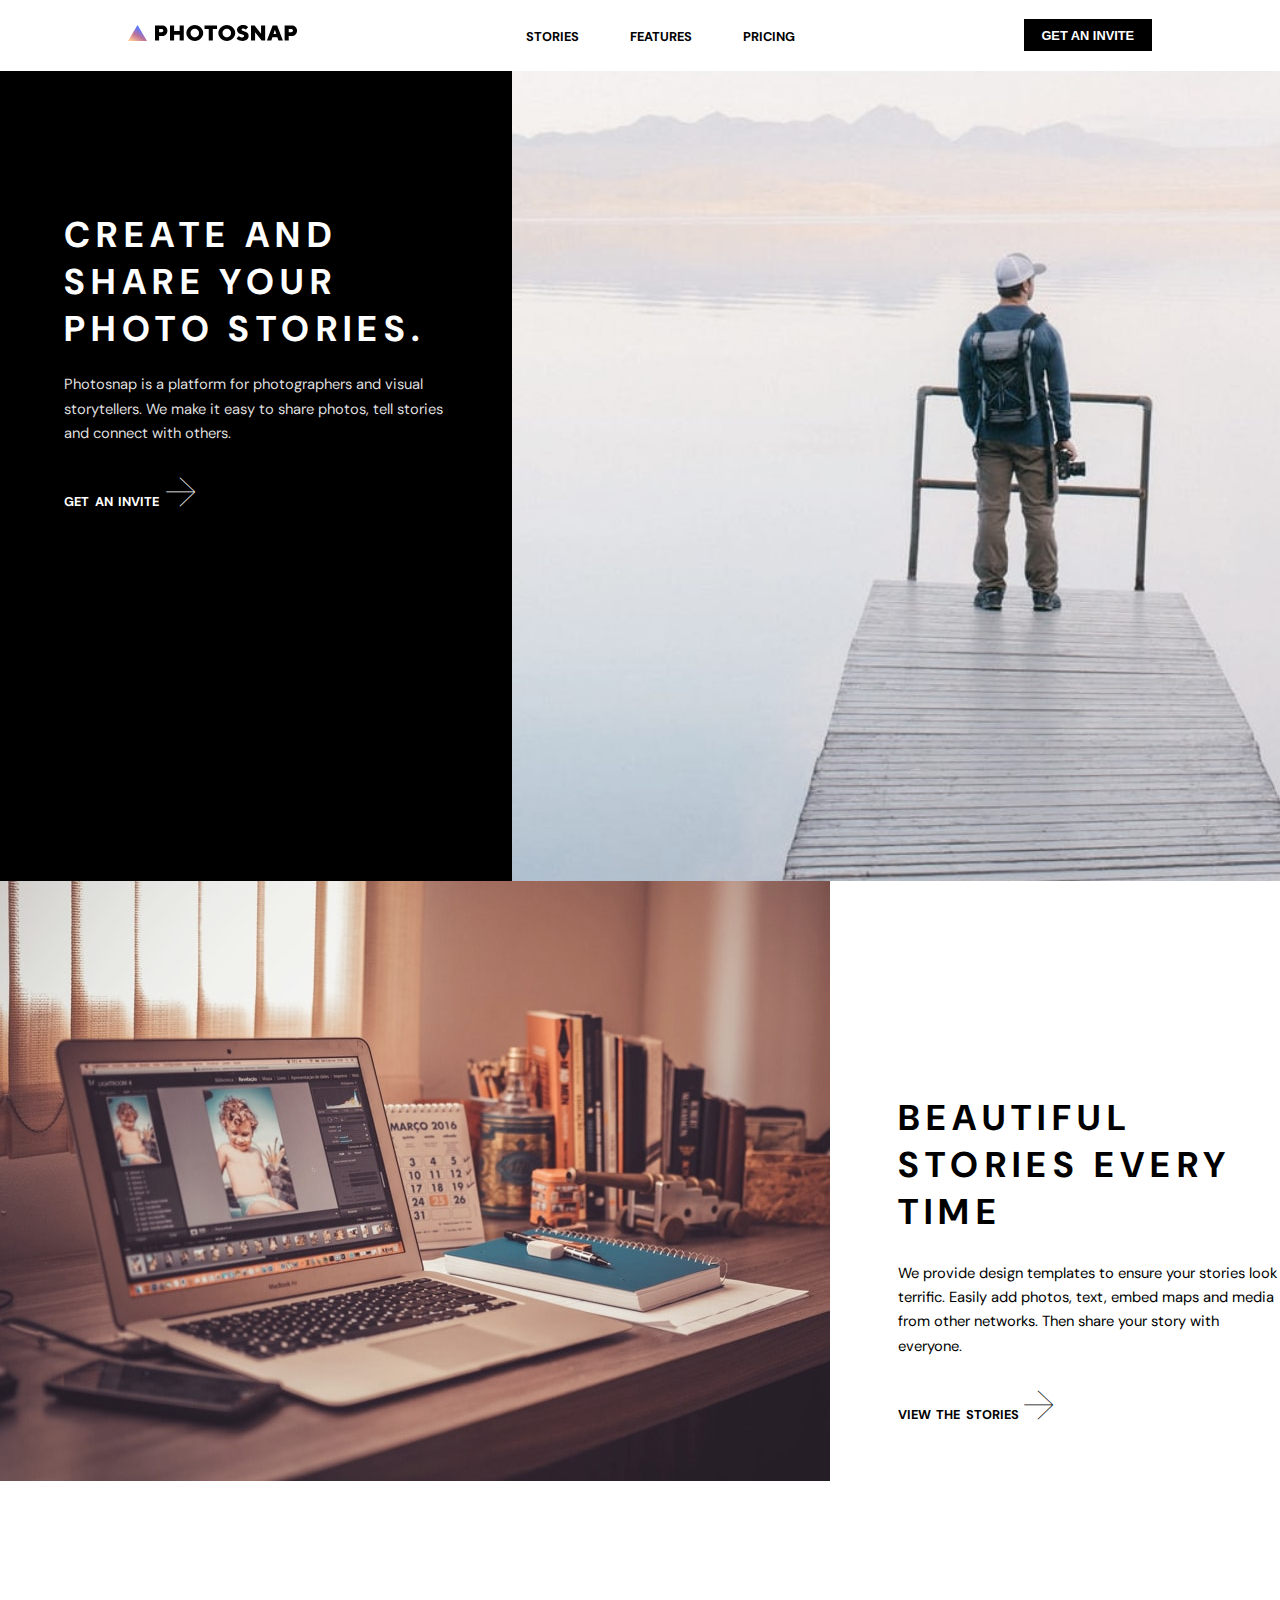
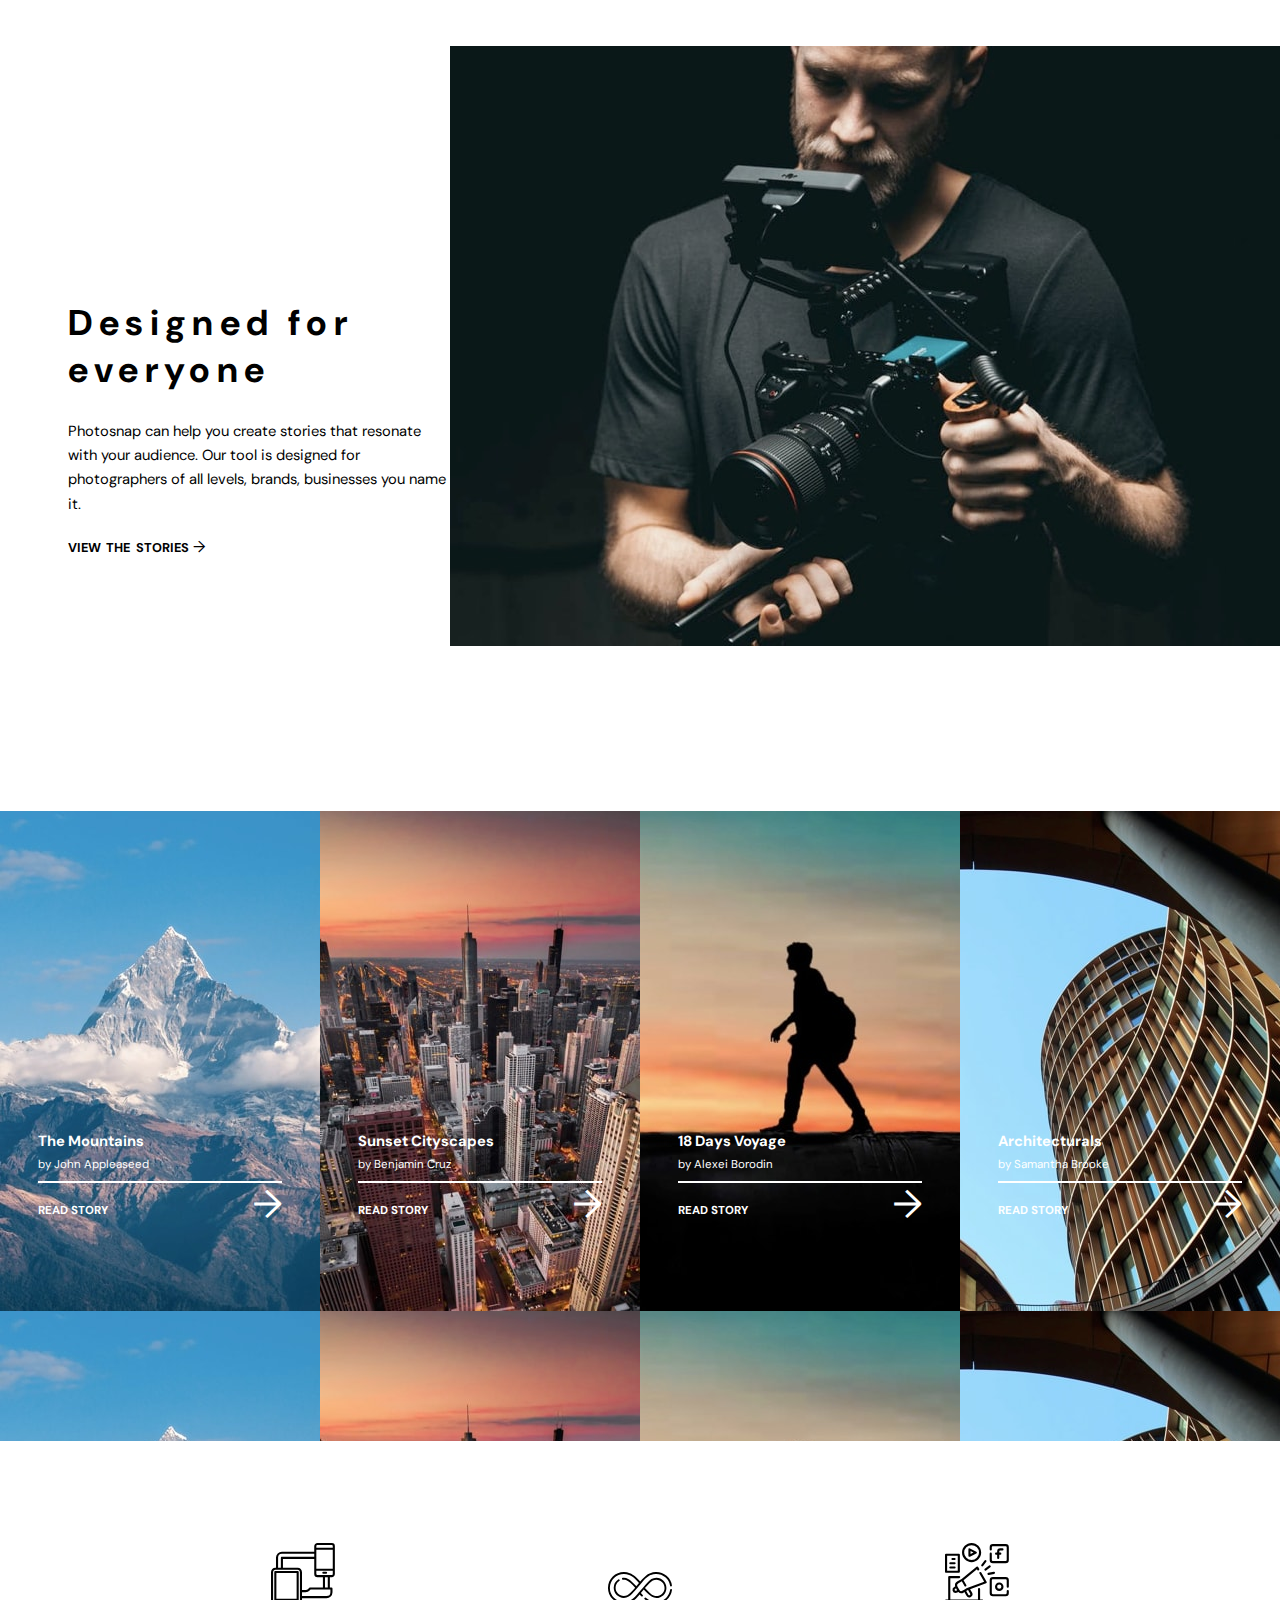
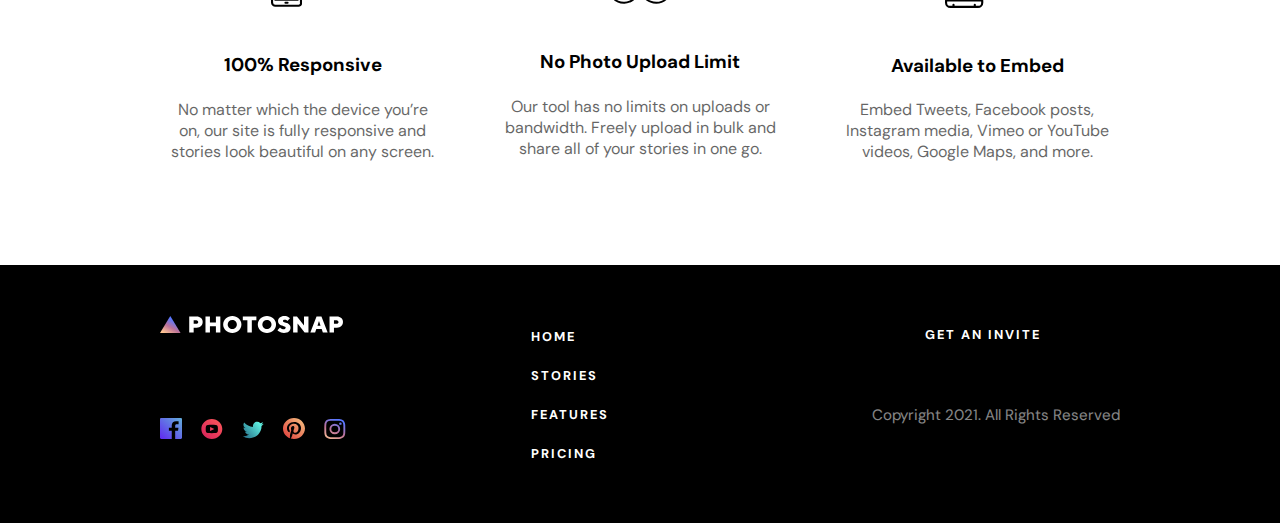
<file: index.html>
<!DOCTYPE html>
<html lang="en">
<head>
    <meta charset="UTF-8">
    <meta http-equiv="X-UA-Compatible" content="IE=edge">
    <meta name="viewport" content="width=device-width, initial-scale=1.0">
    <title>Photosnap</title>
    <link rel="stylesheet" href="./css/style.css">
</head>
<body>

    <header>
        <div class="navbar">
            <div class="logo">
                <img src="./images/shared/desktop/logo.svg" alt="">
            </div>
            <ul class="nav_links">
                <li><a href="">Stories</a></li>
                <li><a href="">Features</a></li>
                <li><a href="">Pricing</a></li>
            </ul>
            <div class="nav_button">
                <button>Get an invite</button>
            </div>
        </div>
    </header>

    <section class="col1">
        <div class="first_content">
            <div class="first_col1">
                <h1>CREATE AND SHARE YOUR PHOTO STORIES.</h1>
                <p>Photosnap is a platform for photographers and visual storytellers. We make it easy to share photos, tell stories and
                    connect with others.</p>
                <a href="">GET AN INVITE </a>
                <span class="arrow">&#8594;</span>
            </div>
        </div>

        <div class="first_image">
            <picture>
                <source media="(max-width:350px)" srcset="./images/home/mobile/create-and-share.jpg">

                <source media="(max-width:650px)" srcset="./images/home/tablet/create-and-share.jpg">

                <img src="./images/home/desktop/create-and-share.jpg" alt="Flowers" style="width:auto;">
            </picture>
        </div>
    </section>

    <section class="col2">
        <div class="image_container">
            <picture>
                <source media="(max-width:350px)" srcset="./images/home/mobile/beautiful-stories.jpg">
            
                <source media="(max-width:650px)" srcset="images/home/tablet/beautiful-stories.jpg">
            
                <img src="./images/home/desktop/beautiful-stories.jpg" alt="Flowers" style="width:auto;">
            </picture>
        </div>
        <div class="second_content">
            <div class="second_text">
                <h1>BEAUTIFUL STORIES EVERY TIME</h1>
                <p>We provide design templates to ensure your stories look terrific. Easily add photos, text, embed maps and media from
                other networks. Then share your story with everyone.</p>
                <a href="">VIEW THE STORIES</a>
                <span class="arrow">&#8594;</span>
            </div>
        </div>
    </section>

    <section class="col3">
        <div class="third_content">
            <div class="third_text">
                <h1>Designed for everyone</h1>
                <p>Photosnap can help you create stories that resonate with your audience. Our tool is designed for photographers of all
                levels, brands, businesses you name it.</p>
                <a href="">VIEW THE STORIES</a>
                <span class="arrow">&#8594;</span>
            </div>
        </div>
        <div class="image_third">
            <picture>
                <source media="(max-width:350px)" srcset="./images/home/mobile/designed-for-everyone.jpg">
        
                <source media="(max-width:650px)" srcset="./images/home/tablet/designed-for-everyone.jpg">
        
                <img src="./images/home/desktop/designed-for-everyone.jpg" alt="Flowers" style="width:auto;">
            </picture>
        </div>
    </section>

    <section class="gallery">
        <div class="gallery_image">
            <div class="gallery2 gallery_img">
                <div class="gallery_text">
                    <h4>The Mountains</h4>
                    <p>by John Appleaseed</p>
                    <hr>
                    <div class="inner_text">
                        <a href="">read story</a>
                        <span class="arrow">&#8594;</span>
                    </div>
                </div>
            </div>
            <div class="gallery3 gallery_img">
                <div class="gallery_text">
                    <h4>Sunset Cityscapes</h4>
                    <p>by Benjamin Cruz</p>
                    <hr>
                    <div class="inner_text">
                        <a href="">read story</a>
                        <span class="arrow">&#8594;</span>
                    </div>
                </div>
            </div>
            <div class="gallery4 gallery_img">
                <div class="gallery_text">
                    <h4>18 Days Voyage</h4>
                    <p>by Alexei Borodin</p>
                    <hr>
                    <div class="inner_text">
                        <a href="">read story</a>
                        <span class="arrow">&#8594;</span>
                    </div>
                </div>
            </div>
            <div class="gallery5 gallery_img">
                <div class="gallery_text">
                    <h4>Architecturals</h4>
                    <p>by Samantha Brooke</p>
                    <hr>
                    <div class="inner_text">
                        <a href="">read story</a>
                        <span class="arrow">&#8594;</span>
                    </div>
                </div>
            </div>
        </div>
    </section>

    <section class="features">
        <div class="features_content">
            <div class="features1 features_container">
                <img src="./images/features/desktop/responsive.svg" alt="">
                <h3>100% Responsive</h3>
                <p>No matter which the device you’re on, our site is fully responsive and stories look beautiful on any screen.</p>
            </div>

            <div class="features2 features_container">
                <img src="./images/features/desktop/no-limit.svg" alt="">
                <h3>No Photo Upload Limit</h3>
                <p>Our tool has no limits on uploads or bandwidth. Freely upload in bulk and share all of your stories in one go.</p>
            </div>

            <div class="features3 features_container">
                <img src="./images/features/desktop/embed.svg" alt="">
                <h3>Available to Embed</h3>
                <p>Embed Tweets, Facebook posts, Instagram media, Vimeo or YouTube videos, Google Maps, and more.</p>
            </div>

        </div>
    </section>

    <footer>
        <div class="container">
            <div class="footer_grid">
                <a href="./index.html" class="footer__logo">
                    <img src="images/shared/desktop/logo copy.svg" alt="">
                </a>
    
                <div class="footer__social">
                    <a href="">
                        <img src="images/shared/desktop/facebook.svg" alt="facebook">
                    </a>
                    <a href="">
                        <img src="images/shared/desktop/youtube.svg" alt="youtube">
                    </a>
                    <a href="">
                        <img src="images/shared/desktop/twitter.svg" alt="twitter">
                    </a>
                    <a href="">
                        <img src="images/shared/desktop/pinterest.svg" alt="pinterest">
                    </a>
                    <a href="">
                        <img src="images/shared/desktop/instagram.svg" alt="instagram">
                    </a>
                </div>
    
                <nav class="footer__navigation">
                    <ul class="flex">
                        <li class="footer_text">
                            <a href="index.html">HOME</a>
                        </li>
                        <li class="footer_text">
                            <a href="html/Stories/stories.html">STORIES</a>
                        </li>
                        <li class="footer_text">
                            <a href="html/Feature/feature.html">FEATURES</a>
                        </li>
                        <li class="footer_text">
                            <a href="html/Pricing/pricing.html">PRICING</a>
                        </li>
                    </ul>
                </nav>
    
                <a href="#" class="footer_btn">
                    get an invite
                    <svg xmlns="http://www.w3.org/2000/svg" width="50px" height="14px">
                        <g fill="none" fill-rule="evenodd" stroke="#000">
                            <path d="M0 7h41.864M35.428 1l6 6-6 6" />
                        </g>
                    </svg>
                </a>
    
                <p class="footer_desc">
                    Copyright 2021. All Rights Reserved
                </p>
            </div>
        </div>
    </footer>
    
</body>
</html>
</file>
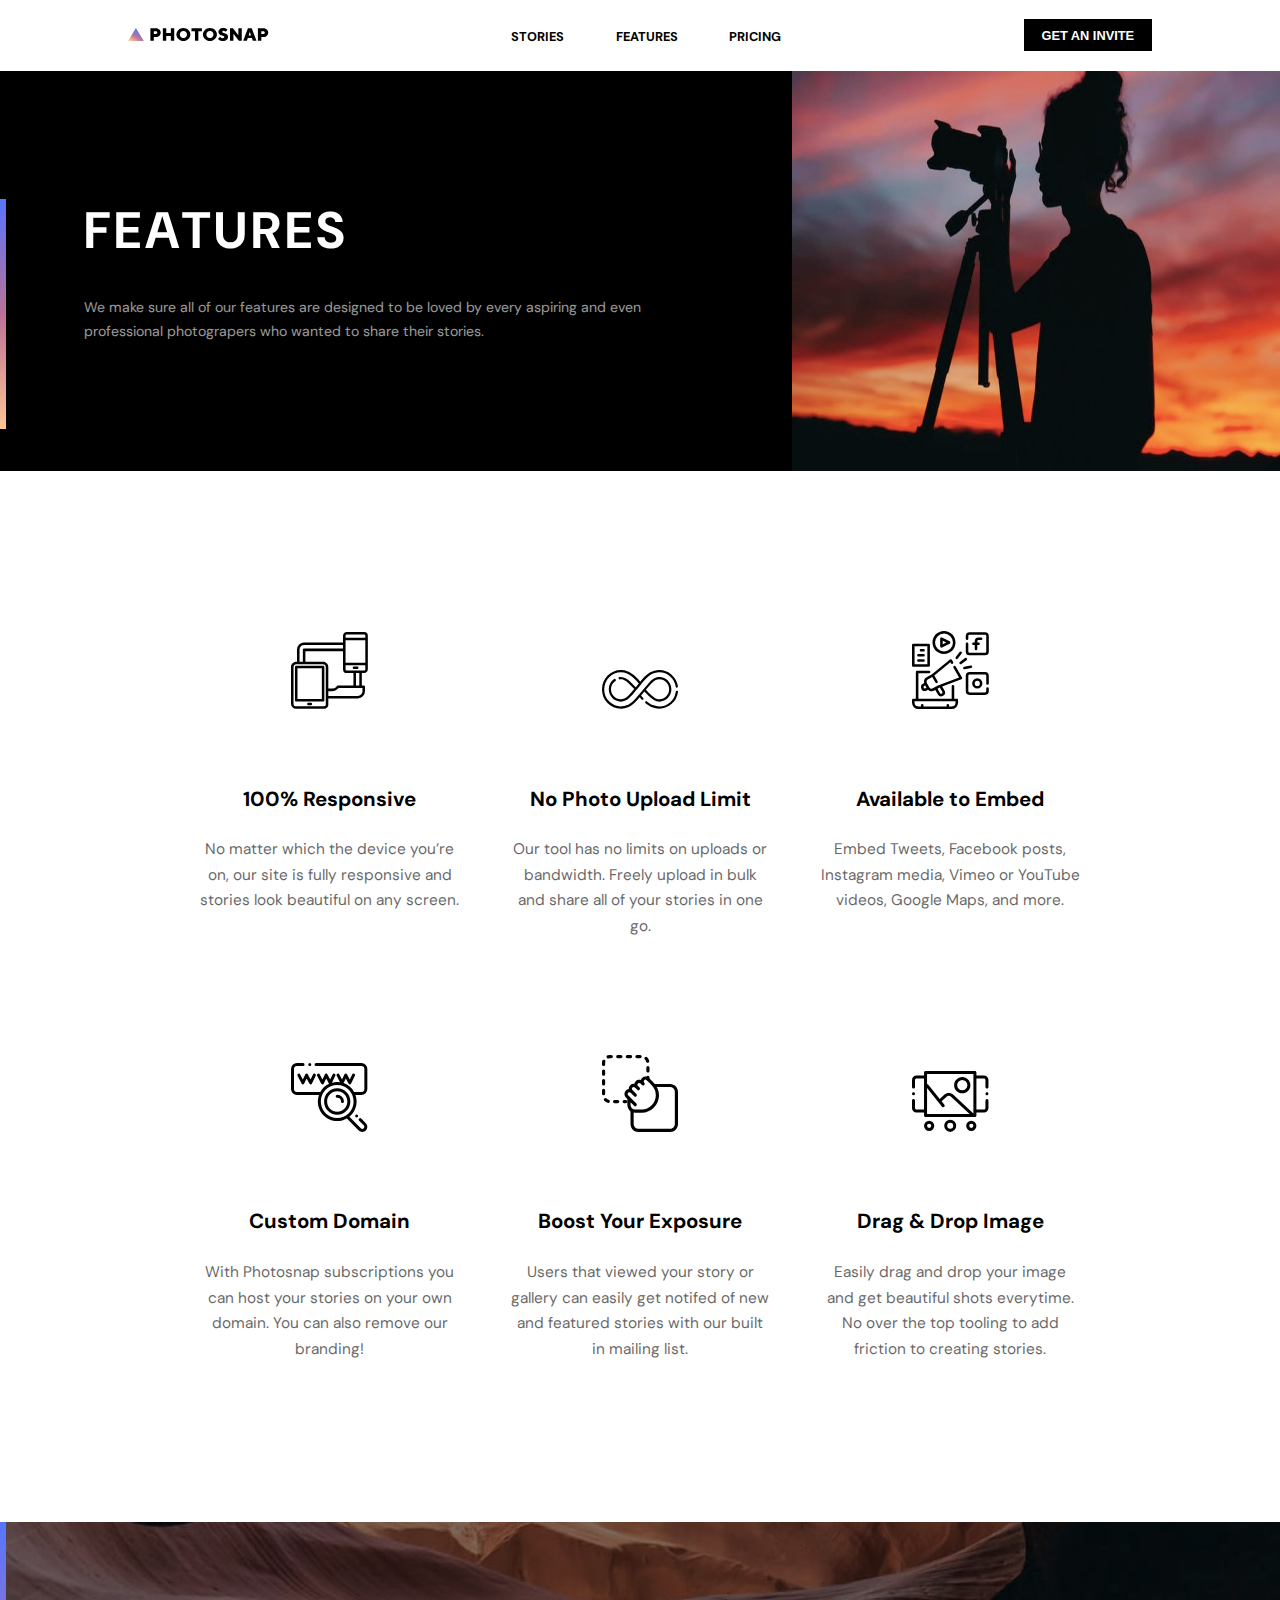
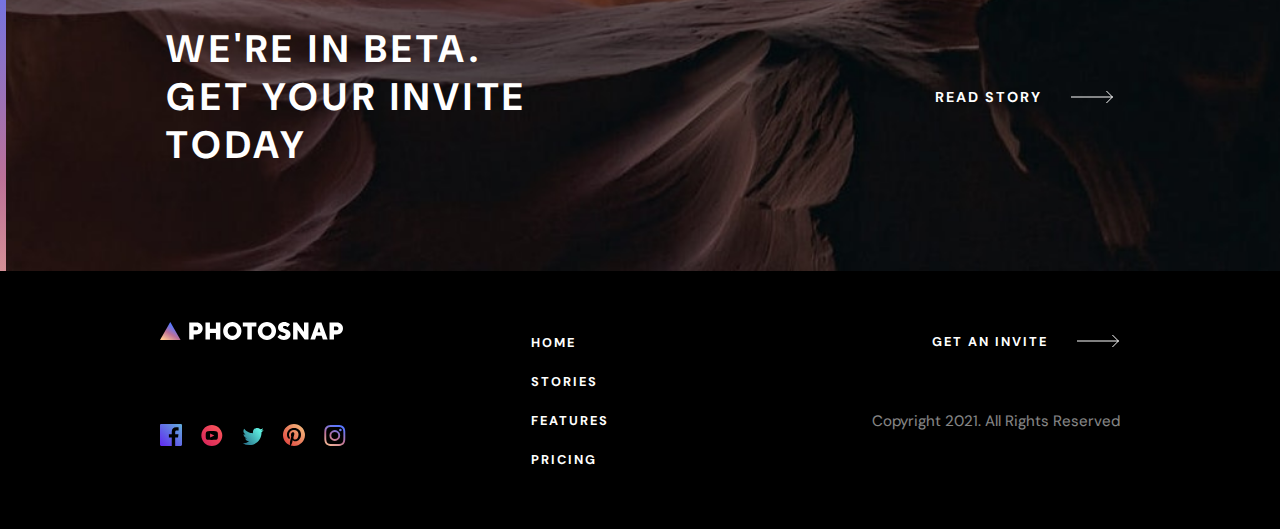
<file: html/Feature/feature.html>
<!DOCTYPE html>
<html lang="en">
<head>
    <meta charset="UTF-8">
    <meta http-equiv="X-UA-Compatible" content="IE=edge">
    <meta name="viewport" content="width=device-width, initial-scale=1.0">
    <title>Photosnap | Features</title>
    <link rel="stylesheet" href="feature.css">
</head>
<body>

    <header>
        <div class="navbar">
            <div class="logo">
                <a href="../../index.html">
                    <img src="../../images/shared/desktop/logo.svg" alt="">
                </a>
            </div>
            <ul class="nav_links">
                <li><a href="../Stories/stories.html">Stories</a></li>
                <li><a href="../Feature/feature.html">Features</a></li>
                <li><a href="../Pricing/pricing.html">Pricing</a></li>
            </ul>
            <div class="nav_button">
                <button>Get an invite</button>
            </div>
        </div>
    </header>

    <!-- ======
    feature home 
    ======= -->
    <section>
        <div class="pricing_board">
            <div class="pricing_content">
                <div class="price_wrapper">
                    <div class="radial_gradient"></div>
                    <div>
                        <h1 class="pricing_board_head">
                            FEATURES
                        </h1>

                        <p class="pricing_board_para">
                            We make sure all of our features are designed to be loved by every aspiring and even professional photograpers who
                            wanted to share their stories.
                        </p>
                    </div>
                </div>
            </div>

            <picture class="pricing_image_container">
                <source media="(max-width: 768px)" srcset="../../images/pricing/tablet/hero.jpg" />
                <source media="(max-width: 576px)" srcset="../../images/pricing/mobile/hero.jpg" />
                <img src="../../images/pricing/desktop/hero.jpg" alt="" />
            </picture>
        </div>
    </section>

    <!-- ======
        features 
    ======= -->
    <section class="features">
        <div class="features_container">
            <div class="features_wrapper">
                <div class="feature_item">
                    <img src="../../images/features/desktop/responsive.svg" alt="">
                    <h3 class="features_heading">
                        100% Responsive
                    </h3>
                    <p class="features_desc">
                        No matter which the device you’re on, our site is fully responsive and stories look beautiful on any screen.
                    </p>
                </div>
                <div class="feature_item">
                    <img src="../../images/features/desktop/no-limit.svg" alt="">
                    <h3 class="features_heading">
                        No Photo Upload Limit
                    </h3>
                    <p class="features_desc">
                        Our tool has no limits on uploads or bandwidth. Freely upload in bulk and share all of your stories in one go.
                    </p>
                </div>
                <div class="feature_item">
                    <img src="../../images/features/desktop/embed.svg" alt="">
                    <h3 class="features_heading">
                        Available to Embed
                    </h3>
                    <p class="features_desc">
                        Embed Tweets, Facebook posts, Instagram media, Vimeo or YouTube videos, Google Maps, and more.
                    </p>
                </div>
                <div class="feature_item">
                    <img src="../../images/features/desktop/custom-domain.svg" alt="">
                    <h3 class="features_heading">
                        Custom Domain
                    </h3>
                    <p class="features_desc">
                        With Photosnap subscriptions you can host your stories on your own domain. You can also remove our branding!
                    </p>
                </div>
                <div class="feature_item">
                    <img src="../../images/features/desktop/boost-exposure.svg" alt="">
                    <h3 class="features_heading">
                        Boost Your Exposure
                    </h3>
                    <p class="features_desc">
                        Users that viewed your story or gallery can easily get notifed of new and featured stories with our built in mailing
                        list.
                    </p>
                </div>
                <div class="feature_item">
                    <img src="../../images/features/desktop/drag-drop.svg" alt="">
                    <h3 class="features_heading">
                        Drag & Drop Image
                    </h3>
                    <p class="features_desc">
                        Easily drag and drop your image and get beautiful shots everytime. No over the top tooling to add friction to creating
                        stories.
                    </p>
                </div>
            </div>
        </div>
    </section>

    <!-- ======
        features invite banner
    ======= -->
    <section>
        <div class="features_banner">
            <div class="banner_content">
                <div class="banner_container">
                    <div>
                        <div class="radial_gradient"></div>
                        <h2 class="banner_heading">
                            WE'RE IN BETA. GET YOUR INVITE TODAY
                        </h2>
                    </div>

                    <div class="banner_right">
                        <a href="#">
                            READ STORY
                            <svg xmlns="http://www.w3.org/2000/svg" width="43" height="14">
                                <g fill="none" fill-rule="evenodd" stroke="#fff">
                                    <path d="M0 7h41.864M35.428 1l6 6-6 6" />
                                </g>
                            </svg>
                        </a>
                    </div>
                </div>
            </div>
        </div>
    </section>

    <!-- ======
        footer
    ======= -->

    <footer>
        <div class="container">
            <div class="footer_grid">
                <a href="../../index.html" class="footer__logo">
                    <img src="../../images/shared/desktop/logo copy.svg" alt="">
                </a>
    
                <div class="footer__social">
                    <a href="">
                        <img src="../../images/shared/desktop/facebook.svg" alt="facebook">
                    </a>
                    <a href="">
                        <img src="../../images/shared/desktop/youtube.svg" alt="youtube">
                    </a>
                    <a href="">
                        <img src="../../images/shared/desktop/twitter.svg" alt="twitter">
                    </a>
                    <a href="">
                        <img src="../../images/shared/desktop/pinterest.svg" alt="pinterest">
                    </a>
                    <a href="">
                        <img src="../../images/shared/desktop/instagram.svg" alt="instagram">
                    </a>
                </div>
    
                <nav class="footer__navigation">
                    <ul class="flex">
                        <li class="footer_text">
                            <a href="">HOME</a>
                        </li>
                        <li class="footer_text">
                            <a href="">STORIES</a>
                        </li>
                        <li class="footer_text">
                            <a href="">FEATURES</a>
                        </li>
                        <li class="footer_text">
                            <a href="">PRICING</a>
                        </li>
                    </ul>
                </nav>
    
                <a href="#" class="footer_btn">
                    get an invite
                    <svg xmlns="http://www.w3.org/2000/svg" width="43" height="14">
                        <g fill="none" fill-rule="evenodd" stroke="#fff">
                            <path d="M0 7h41.864M35.428 1l6 6-6 6" />
                        </g>
                    </svg>
                </a>
    
                <p class="footer_desc">
                    Copyright 2021. All Rights Reserved
                </p>
            </div>
        </div>
    </footer>
    
</body>
</html>
</file>
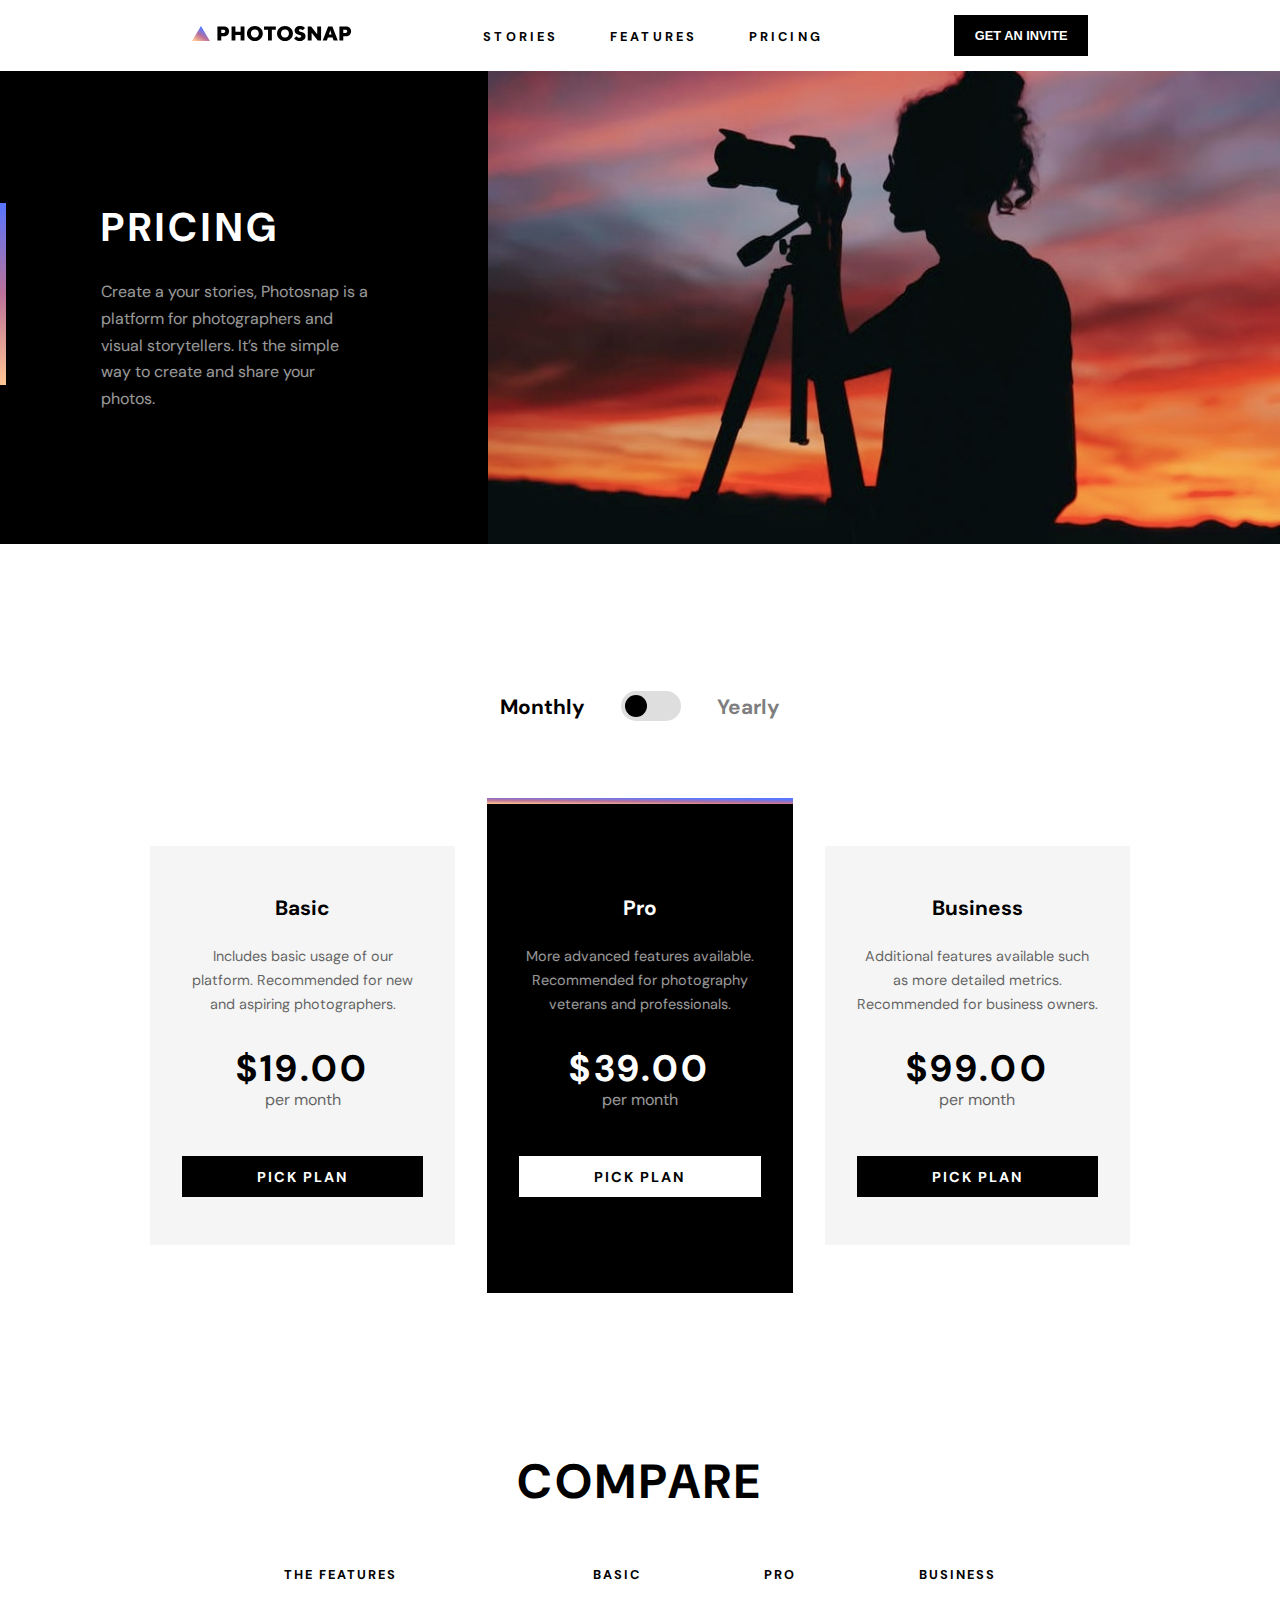
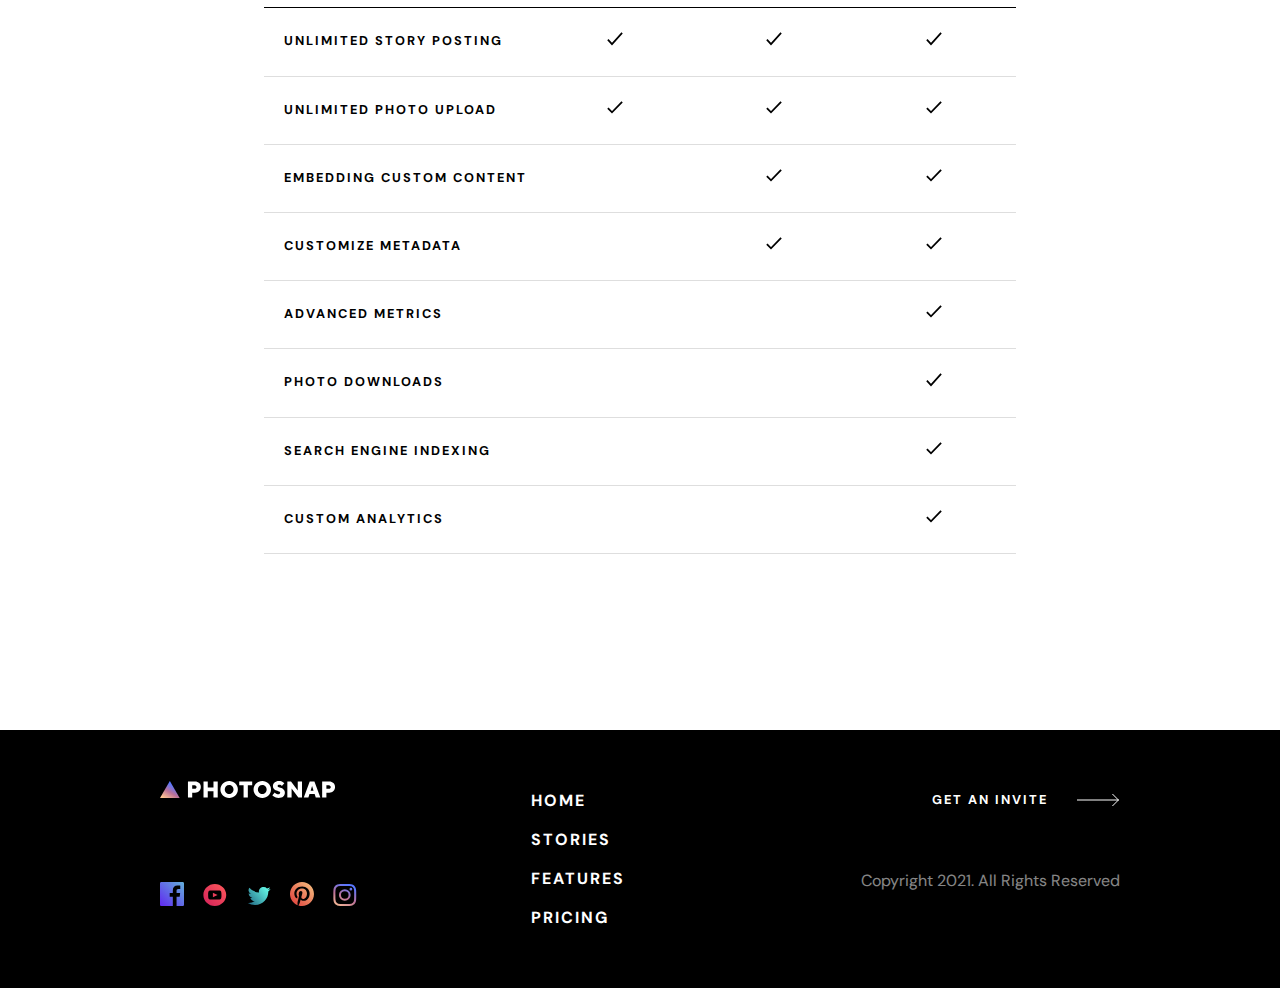
<file: html/Pricing/pricing.html>
<!DOCTYPE html>
<html lang="en">
<head>
    <meta charset="UTF-8">
    <meta http-equiv="X-UA-Compatible" content="IE=edge">
    <meta name="viewport" content="width=device-width, initial-scale=1.0">
    <title>Photosnap | Price</title>

    <link rel="stylesheet" href="pricing.css">
</head>
<body>

    <header>
        <div class="navbar">
            <div class="logo">
                <a href="../../index.html"><img src="../../images/shared/desktop/logo.svg" alt=""></a>
            </div>
            <ul class="nav_links">
                <li><a href="">Stories</a></li>
                <li><a href="">Features</a></li>
                <li><a href="">Pricing</a></li>
            </ul>
            <div class="nav_button">
                <button>Get an invite</button>
            </div>
        </div>
    </header>

    <section>
        <div class="price_home">
            <div class="price_home_text">
                <div class="price_home_content">
                    <div class="radial_gradient"></div>
                    <div>
                        <h1 class="price_home_h1">
                            PRICING
                        </h1>
                        <p class="price_home_desc">
                            Create a your stories, Photosnap is a platform for photographers and visual storytellers. It’s the simple way to create
                            and share your photos.
                        </p>
                    </div>
                </div>
            </div>
            <picture>
                <source media="(max-width: 768px)" srcset="../../images/pricing/tablet/hero.jpg 273w"/>
                <source media="(max-width: 576px)" srcset="../../images/pricing/mobile/hero.jpg"/>
                <img src="../../images/pricing/desktop/hero.jpg" alt="" />
            </picture>
        </div>
    </section>

    <section class="pricing">
        <div class="pricing_container">
            <div class="price_container1">
                <div class="price_text">
                    <label for="" class="toggle">
                        <input type="checkbox" name="" id="" class="toggle_element" role="switch">
                        <span class="toggle_label">Monthly</span>
                        <div class="toggle__decor">
                            <div class="toggle__thumb"></div>
                        </div>
                        <span class="toggle_label right-label">Yearly</span>
                    </label>
                </div>
                <div class="price_content">
                    <div class="price_card">
                        <div class="price_card_content">
                            <div class="price_card_header">
                                <h2 class="price_card_head">Basic</h2>
                                <p class="price_card_desc">
                                    Includes basic usage of our platform. Recommended for new and aspiring photographers.
                                </p>
                            </div>

                            <div class="price_card_price">
                                <span class="price_card_text1">$19.00</span>

                                <span class="price_card_text2">per month</span>
                            </div>

                            <a href="" class="price_card_btn">PICK PLAN</a>
                        </div>
                    </div>

                    <div class="price_card_highlight">
                        <div class="price_card_content">
                            <div class="price_card_header">
                                <h2 class="price_card_head">Pro</h2>
                                <p class="price_card_desc">
                                    More advanced features available. Recommended for photography veterans and professionals.
                                </p>
                            </div>
                    
                            <div class="price_card_price">
                                <span class="price_card_text1">$39.00</span>
                    
                                <span class="price_card_text2">per month</span>
                            </div>
                    
                            <a href="" class="price_card_btn">PICK PLAN</a>
                        </div>
                    </div>

                    <div class="price_card">
                        <div class="price_card_content">
                            <div class="price_card_header">
                                <h2 class="price_card_head">Business</h2>
                                <p class="price_card_desc">
                                    Additional features available such as more detailed metrics. Recommended for business owners.
                                </p>
                            </div>
                    
                            <div class="price_card_price">
                                <span class="price_card_text1">$99.00</span>
                    
                                <span class="price_card_text2">per month</span>
                            </div>
                    
                            <a href="" class="price_card_btn">PICK PLAN</a>
                        </div>
                    </div>
                </div>
            </div>
            <div class="price_container2">
                <h2 class="price_compare">COMPARE</h2>
                <div class="price_table_compare">
                    <div class="price_table_header">
                        <p class="price_header_desc">
                            THE FEATURES
                        </p>
                        <ul class="price_header_list">
                            <li class="price_header_listed">BASIC</li>
                            <li class="price_header_listed">PRO</li>
                            <li class="price_header_listed">BUSINESS</li>
                        </ul>
                    </div>

                    <div class="price_table_body">
                        <p class="price_body_desc">
                            UNLIMITED STORY POSTING
                        </p>

                        <ul class="price_body_list">
                            <li>
                                <span>basic</span>
                                <img src="../../images/pricing/desktop/check.svg" alt="check mark" class="check-mark">
                            </li>

                            <li>
                                <span>pro</span>
                                <img src="../../images/pricing/desktop/check.svg" alt="check mark" class="check-mark">
                            </li>

                            <li>
                                <span>business</span>
                                <img src="../../images/pricing/desktop/check.svg" alt="check mark" class="check-mark">
                            </li>
                        </ul>
                    </div>

                    <div class="price_table_body">
                        <p class="price_body_desc">
                            UNLIMITED PHOTO UPLOAD
                        </p>
                    
                        <ul class="price_body_list">
                            <li>
                                <span>basic</span>
                                <img src="../../images/pricing/desktop/check.svg" alt="check mark" class="check-mark">
                            </li>
                    
                            <li>
                                <span>pro</span>
                                <img src="../../images/pricing/desktop/check.svg" alt="check mark" class="check-mark">
                            </li>
                    
                            <li>
                                <span>business</span>
                                <img src="../../images/pricing/desktop/check.svg" alt="check mark" class="check-mark">
                            </li>
                        </ul>
                    </div>

                    <div class="price_table_body">
                        <p class="price_body_desc">
                            EMBEDDING CUSTOM CONTENT
                        </p>
                    
                        <ul class="price_body_list">
                            <li>
                                <span>basic</span>
                                
                            </li>
                    
                            <li>
                                <span>pro</span>
                                <img src="../../images/pricing/desktop/check.svg" alt="check mark" class="check-mark">
                            </li>
                    
                            <li>
                                <span>business</span>
                                <img src="../../images/pricing/desktop/check.svg" alt="check mark" class="check-mark">
                            </li>
                        </ul>
                    </div>

                    <div class="price_table_body">
                        <p class="price_body_desc">
                            CUSTOMIZE METADATA
                        </p>
                    
                        <ul class="price_body_list">
                            <li>
                                <span>basic</span>
                            </li>
                    
                            <li>
                                <span>pro</span>
                                <img src="../../images/pricing/desktop/check.svg" alt="check mark" class="check-mark">
                            </li>
                    
                            <li>
                                <span>business</span>
                                <img src="../../images/pricing/desktop/check.svg" alt="check mark" class="check-mark">
                            </li>
                        </ul>
                    </div>

                    <div class="price_table_body">
                        <p class="price_body_desc">
                            ADVANCED METRICS
                        </p>
                    
                        <ul class="price_body_list">
                            <li>
                                <span>basic</span>
                            </li>
                    
                            <li>
                                <span>pro</span>
                            </li>
                    
                            <li>
                                <span>business</span>
                                <img src="../../images/pricing/desktop/check.svg" alt="check mark" class="check-mark">
                            </li>
                        </ul>
                    </div>

                    <div class="price_table_body">
                        <p class="price_body_desc">
                            PHOTO DOWNLOADS
                        </p>
                    
                        <ul class="price_body_list">
                            <li>
                                <span>basic</span>
                            </li>
                    
                            <li>
                                <span>pro</span>
                            </li>
                    
                            <li>
                                <span>business</span>
                                <img src="../../images/pricing/desktop/check.svg" alt="check mark" class="check-mark">
                            </li>
                        </ul>
                    </div>

                    <div class="price_table_body">
                        <p class="price_body_desc">
                            SEARCH ENGINE INDEXING
                        </p>
                    
                        <ul class="price_body_list">
                            <li>
                                <span>basic</span>
                            </li>
                    
                            <li>
                                <span>pro</span>
                            </li>
                    
                            <li>
                                <span>business</span>
                                <img src="../../images/pricing/desktop/check.svg" alt="check mark" class="check-mark">
                            </li>
                        </ul>
                    </div>

                    <div class="price_table_body">
                        <p class="price_body_desc">
                            CUSTOM ANALYTICS
                        </p>
                    
                        <ul class="price_body_list">
                            <li>
                                <span>basic</span>
                            </li>
                    
                            <li>
                                <span>pro</span>
                            </li>
                    
                            <li>
                                <span>business</span>
                                <img src="../../images/pricing/desktop/check.svg" alt="check mark" class="check-mark">
                            </li>
                        </ul>
                    </div>
                </div>
            </div>
        </div>
    </section>

    <footer>
        <div class="container">
            <div class="footer_grid">
                <a href="../../index.html" class="footer__logo">
                    <img src="../../images/shared/desktop/logo copy.svg" alt="">
                </a>
    
                <div class="footer__social">
                    <a href="">
                        <img src="../../images/shared/desktop/facebook.svg" alt="facebook">
                    </a>
                    <a href="">
                        <img src="../../images/shared/desktop/youtube.svg" alt="youtube">
                    </a>
                    <a href="">
                        <img src="../../images/shared/desktop/twitter.svg" alt="twitter">
                    </a>
                    <a href="">
                        <img src="../../images/shared/desktop/pinterest.svg" alt="pinterest">
                    </a>
                    <a href="">
                        <img src="../../images/shared/desktop/instagram.svg" alt="instagram">
                    </a>
                </div>
    
                <nav class="footer__navigation">
                    <ul class="flex">
                        <li class="footer_text">
                            <a href="">HOME</a>
                        </li>
                        <li class="footer_text">
                            <a href="">STORIES</a>
                        </li>
                        <li class="footer_text">
                            <a href="">FEATURES</a>
                        </li>
                        <li class="footer_text">
                            <a href="">PRICING</a>
                        </li>
                    </ul>
                </nav>
    
                <a href="#" class="footer_btn">
                    get an invite
                    <svg xmlns="http://www.w3.org/2000/svg" width="43px" height="14px">
                        <g fill="none" fill-rule="evenodd" stroke="#fff">
                            <path d="M0 7h41.864M35.428 1l6 6-6 6" />
                        </g>
                    </svg>
                </a>
    
                <p class="footer_desc">
                    Copyright 2021. All Rights Reserved
                </p>
            </div>
        </div>
    </footer>
    
</body>
</html>
</file>
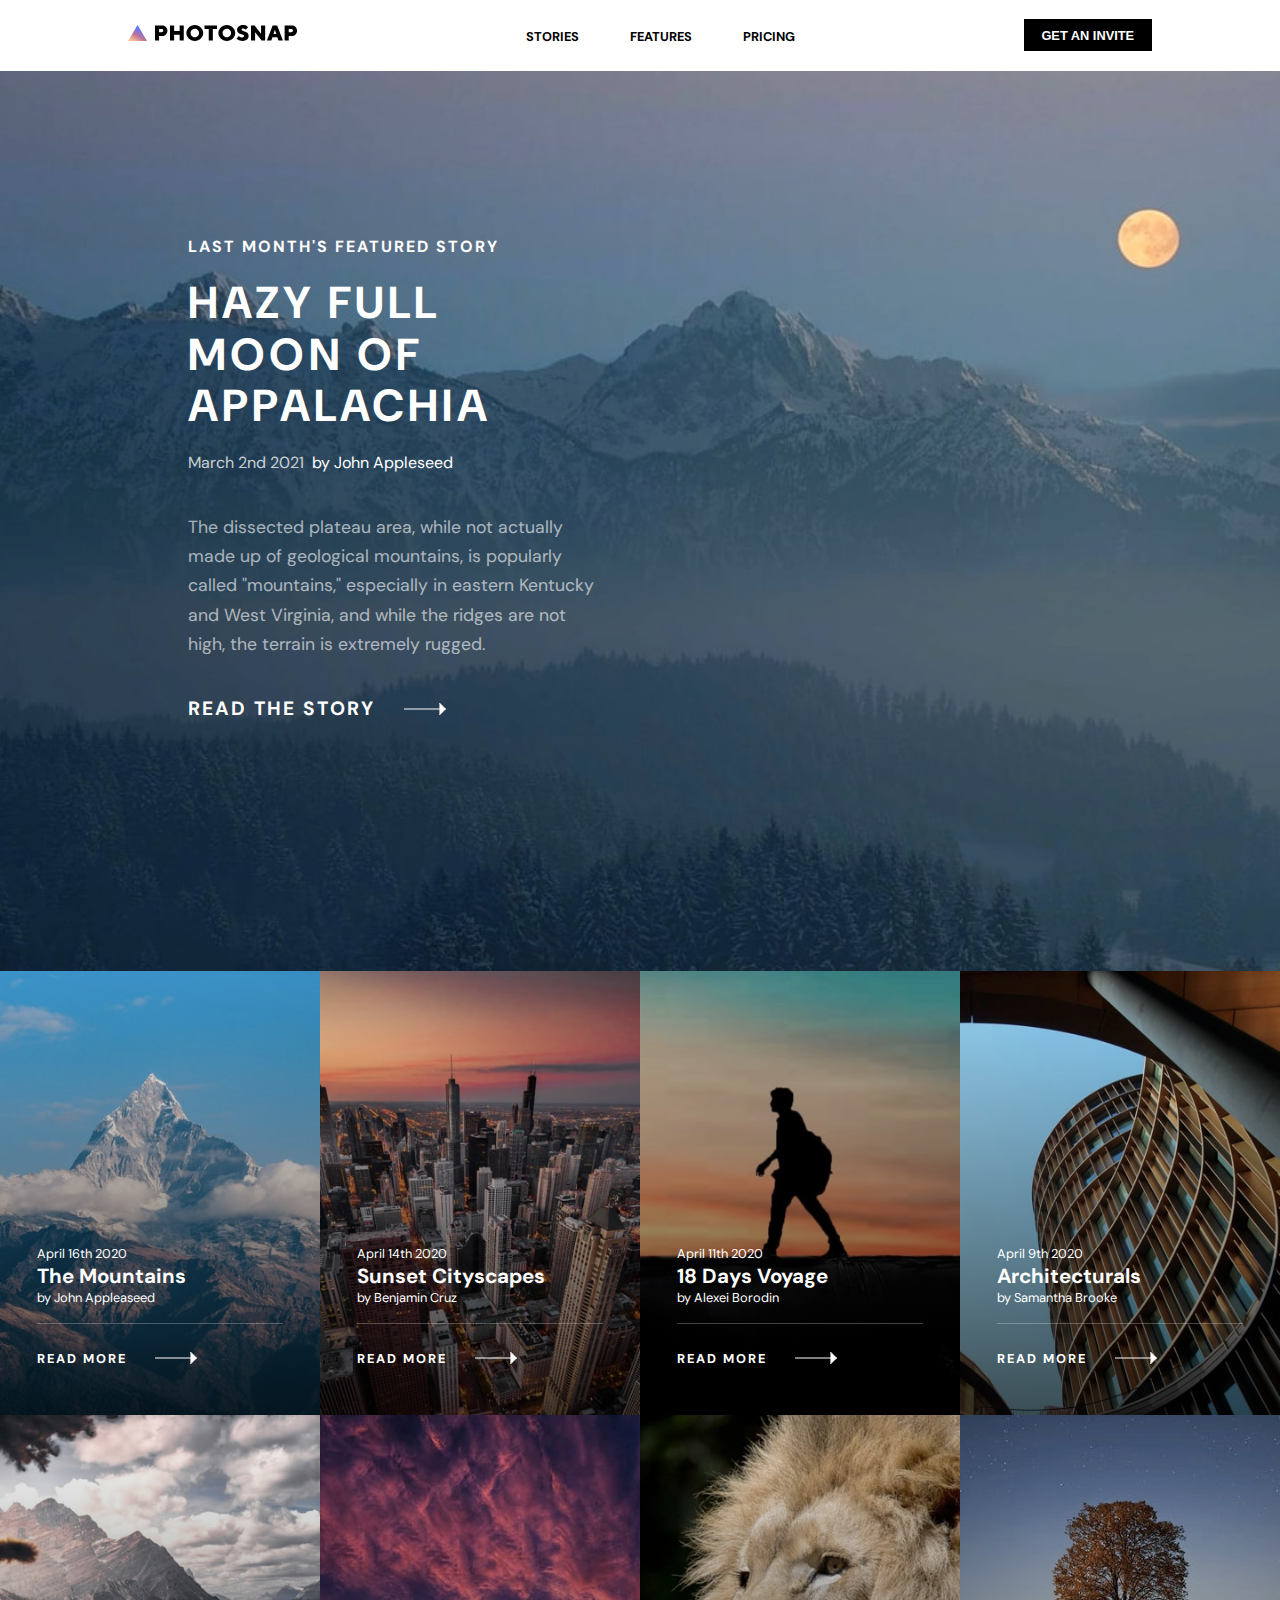
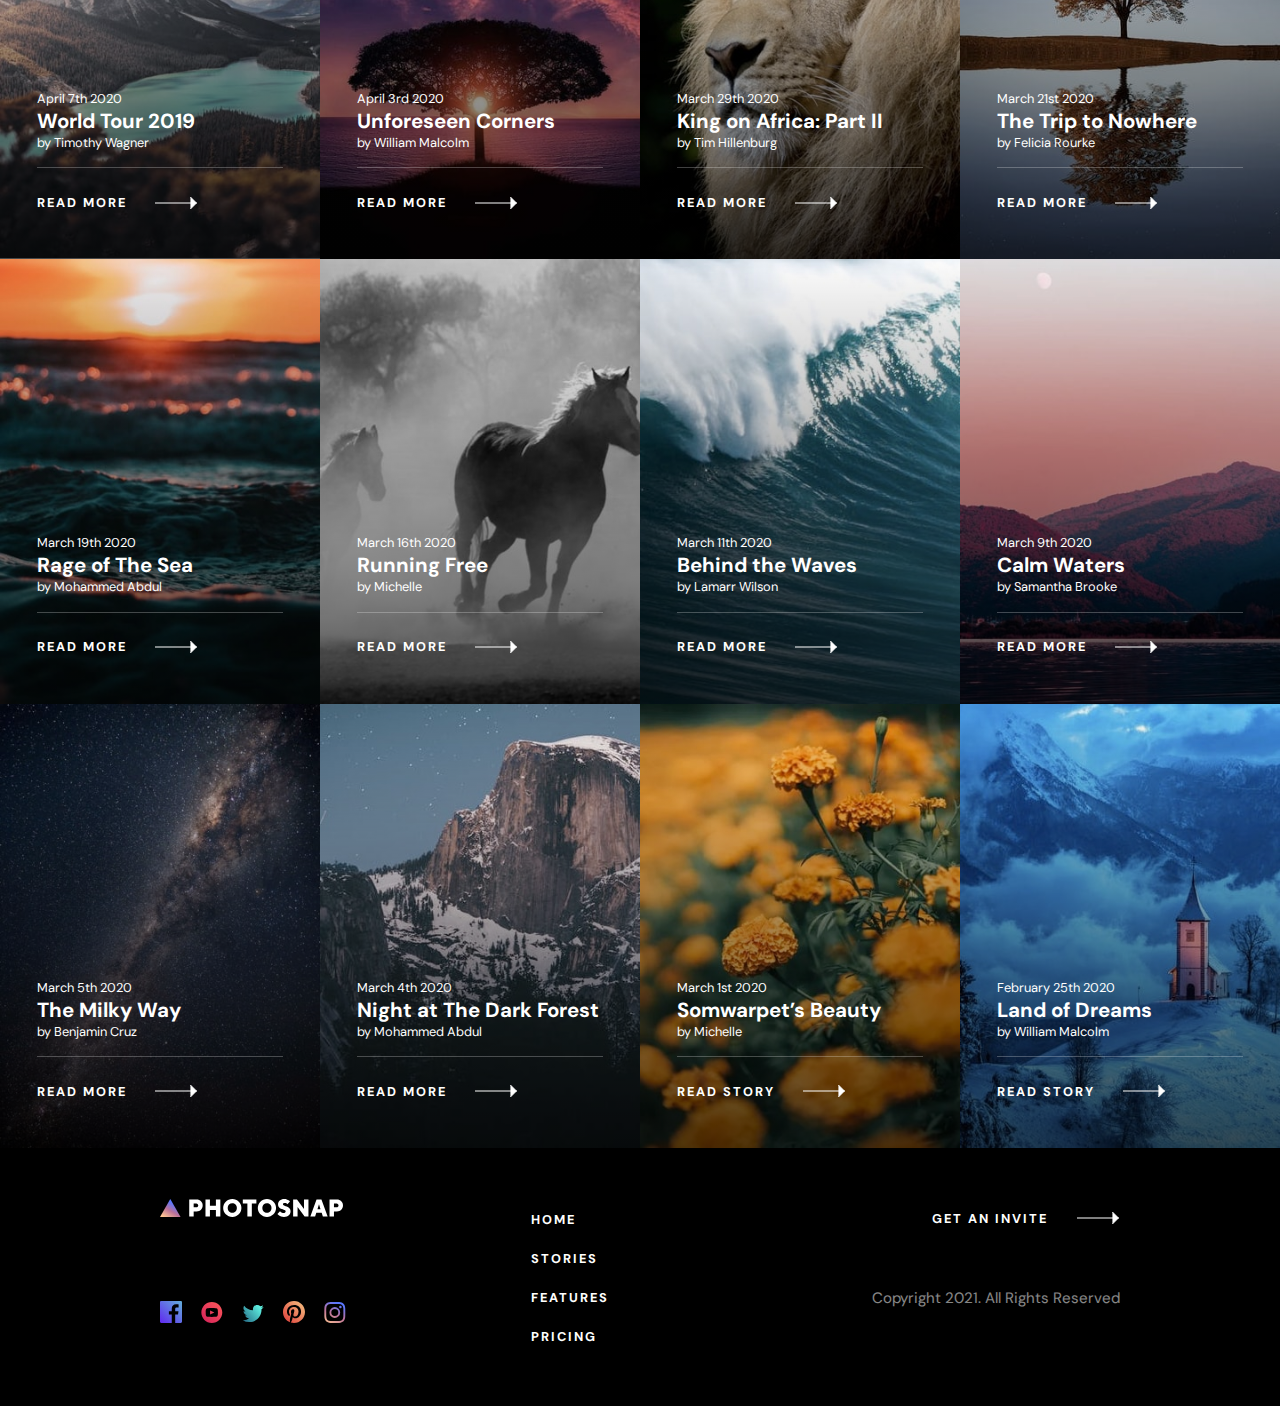
<file: html/Stories/stories.html>
<!DOCTYPE html>
<html lang="en">
<head>
    <meta charset="UTF-8">
    <meta http-equiv="X-UA-Compatible" content="IE=edge">
    <meta name="viewport" content="width=device-width, initial-scale=1.0">
    <title>Photosnap | Stories</title>

    <!-- css link -->
    <link rel="stylesheet" href="stories.css">
</head>
<body>
    <header>
        <div class="navbar">
            <div class="logo">
                <a href="../../index.html">
                    <img src="../../images/shared/desktop/logo.svg" alt="">
                </a>
            </div>
            <ul class="nav_links">
                <li><a href="">Stories</a></li>
                <li><a href="">Features</a></li>
                <li><a href="">Pricing</a></li>
            </ul>
            <div class="nav_button">
                <button>Get an invite</button>
            </div>
        </div>
    </header>

    <section>
        <div class="hero_background">
            <div class="hero_content">
                <div class="hero_text">
                    <div class="hero_wrapper">
                        <h4 class="hero_h4">
                            last month's featured story
                        </h4>
                        <h1 class="hero_h1">
                            Hazy full moon of Appalachia
                        </h1>

                        <div class="hero_desc">
                            <time class="hero_time">
                                March 2nd 2021 &nbsp;
                            </time>
                            <p class="hero_para">
                                by John Appleseed
                            </p>
                        </div>

                        <p class="hero_desc_para">
                            The dissected plateau area, while not actually made up of geological mountains, is popularly called "mountains,"
                            especially in eastern Kentucky and West Virginia, and while the ridges are not high, the terrain is extremely rugged.
                        </p>

                        <a href="#" class="hero_link">
                            READ THE STORY
                            <svg xmlns="http://www.w3.org/2000/svg" width="43" height="14">
                                <g fill="none" fill-rule="evenodd" stroke="#000">
                                    <path d="M0 7h41.864M35.428 1l6 6-6 6" />
                                </g>
                            </svg>
                        </a>

                        <div class="radial-gradient"></div>

                    </div>
                </div>
                <div class="image_mobile">
                    <img src="../../images/stories/mobile/moon-of-appalacia.jpg" alt="">
                </div>
            </div>
        </div>
    </section>

    <section>
        <div class="stories">
            <figure class="story-card">
                <picture>
                    <source media="(max-width:500px)" srcset="../../images/stories/mobile/mountains.jpg">
                
                    <img class="w-full" src="../../images/stories/desktop/mountains.jpg" alt="mountains">
                </picture>

                <div class="story-card__container">
                    <time class="time">April 16th 2020</time>
                    <h3 class="story_heading">The Mountains</h3>
                    <figcaption class="story_desc">by John Appleaseed</figcaption>
                    <div class="horizontal_lines"></div>
                    <a href="#" class="story_btn"> 
                        READ MORE
                        <svg xmlns="http://www.w3.org/2000/svg" width="43" height="14">
                            <g fill="none" fill-rule="evenodd" stroke="#000">
                                <path d="M0 7h41.864M35.428 1l6 6-6 6" />
                            </g>
                        </svg>
                    </a>
                </div>
            </figure>

            <figure class="story-card">
                <picture>
                    <source media="(max-width:500px)" srcset="../../images/stories/mobile/cityscapes.jpg">
            
                    <img class="w-full" src="../../images/stories/desktop/cityscapes.jpg" alt="cityscapes">
                </picture>
            
                <div class="story-card__container">
                    <time class="time">April 14th 2020</time>
                    <h3 class="story_heading">Sunset Cityscapes</h3>
                    <figcaption class="story_desc">by Benjamin Cruz</figcaption>
                    <div class="horizontal_lines"></div>
                    <a href="#" class="story_btn">
                        READ MORE
                        <svg xmlns="http://www.w3.org/2000/svg" width="43" height="14">
                            <g fill="none" fill-rule="evenodd" stroke="#000">
                                <path d="M0 7h41.864M35.428 1l6 6-6 6" />
                            </g>
                        </svg>
                    </a>
                </div>
            </figure>

            <figure class="story-card">
                <picture>
                    <source media="(max-width:500px)" srcset="../../images/stories/mobile/18-days-voyage.jpg">
            
                    <img class="w-full" src="../../images/stories/desktop/18-days-voyage.jpg" alt="18-days-voyage">
                </picture>
            
                <div class="story-card__container">
                    <time class="time">April 11th 2020</time>
                    <h3 class="story_heading">18 Days Voyage</h3>
                    <figcaption class="story_desc">by Alexei Borodin</figcaption>
                    <div class="horizontal_lines"></div>
                    <a href="#" class="story_btn">
                        READ MORE
                        <svg xmlns="http://www.w3.org/2000/svg" width="43" height="14">
                            <g fill="none" fill-rule="evenodd" stroke="#000">
                                <path d="M0 7h41.864M35.428 1l6 6-6 6" />
                            </g>
                        </svg>
                    </a>
                </div>
            </figure>

            <figure class="story-card">
                <picture>
                    <source media="(max-width:500px)" srcset="../../images/stories/mobile/architecturals.jpg">
            
                    <img class="w-full" src="../../images/stories/desktop/architecturals.jpg" alt="architecturals">
                </picture>
            
                <div class="story-card__container">
                    <time class="time">April 9th 2020</time>
                    <h3 class="story_heading">Architecturals</h3>
                    <figcaption class="story_desc">by Samantha Brooke</figcaption>
                    <div class="horizontal_lines"></div>
                    <a href="#" class="story_btn">
                        READ MORE
                        <svg xmlns="http://www.w3.org/2000/svg" width="43" height="14">
                            <g fill="none" fill-rule="evenodd" stroke="#000">
                                <path d="M0 7h41.864M35.428 1l6 6-6 6" />
                            </g>
                        </svg>
                    </a>
                </div>
            </figure>

            <figure class="story-card">
                <picture>
                    <source media="(max-width:500px)" srcset="../../images/stories/mobile/world-tour.jpg">
            
                    <img class="w-full" src="../../images/stories/desktop/world-tour.jpg" alt="world-tour">
                </picture>
            
                <div class="story-card__container">
                    <time class="time">April 7th 2020</time>
                    <h3 class="story_heading">World Tour 2019</h3>
                    <figcaption class="story_desc">by Timothy Wagner</figcaption>
                    <div class="horizontal_lines"></div>
                    <a href="#" class="story_btn">
                        READ MORE
                        <svg xmlns="http://www.w3.org/2000/svg" width="43" height="14">
                            <g fill="none" fill-rule="evenodd" stroke="#000">
                                <path d="M0 7h41.864M35.428 1l6 6-6 6" />
                            </g>
                        </svg>
                    </a>
                </div>
            </figure>

            <figure class="story-card">
                <picture>
                    <source media="(max-width:500px)" srcset="../../images/stories/mobile/unforeseen-corners.jpg">
            
                    <img class="w-full" src="../../images/stories/desktop/unforeseen-corners.jpg" alt="unforeseen-corners">
                </picture>
            
                <div class="story-card__container">
                    <time class="time">April 3rd 2020</time>
                    <h3 class="story_heading">Unforeseen Corners</h3>
                    <figcaption class="story_desc">by William Malcolm</figcaption>
                    <div class="horizontal_lines"></div>
                    <a href="#" class="story_btn">
                        READ MORE
                        <svg xmlns="http://www.w3.org/2000/svg" width="43" height="14">
                            <g fill="none" fill-rule="evenodd" stroke="#000">
                                <path d="M0 7h41.864M35.428 1l6 6-6 6" />
                            </g>
                        </svg>
                    </a>
                </div>
            </figure>

            <figure class="story-card">
                <picture>
                    <source media="(max-width:500px)" srcset="../../images/stories/mobile/king-on-africa.jpg">
            
                    <img class="w-full" src="../../images/stories/desktop/king-on-africa.jpg" alt="king-on-africa">
                </picture>
            
                <div class="story-card__container">
                    <time class="time">March 29th 2020</time>
                    <h3 class="story_heading">King on Africa: Part II</h3>
                    <figcaption class="story_desc">by Tim Hillenburg</figcaption>
                    <div class="horizontal_lines"></div>
                    <a href="#" class="story_btn">
                        READ MORE
                        <svg xmlns="http://www.w3.org/2000/svg" width="43" height="14">
                            <g fill="none" fill-rule="evenodd" stroke="#000">
                                <path d="M0 7h41.864M35.428 1l6 6-6 6" />
                            </g>
                        </svg>
                    </a>
                </div>
            </figure>

            <figure class="story-card">
                <picture>
                    <source media="(max-width:500px)" srcset="../../images/stories/mobile/trip-to-nowhere.jpg">
            
                    <img class="w-full" src="../../images/stories/desktop/trip-to-nowhere.jpg" alt="trip-to-nowhere">
                </picture>
            
                <div class="story-card__container">
                    <time class="time">March 21st 2020</time>
                    <h3 class="story_heading">The Trip to Nowhere</h3>
                    <figcaption class="story_desc">by Felicia Rourke</figcaption>
                    <div class="horizontal_lines"></div>
                    <a href="#" class="story_btn">
                        READ MORE
                        <svg xmlns="http://www.w3.org/2000/svg" width="43" height="14">
                            <g fill="none" fill-rule="evenodd" stroke="#000">
                                <path d="M0 7h41.864M35.428 1l6 6-6 6" />
                            </g>
                        </svg>
                    </a>
                </div>
            </figure>

            <figure class="story-card">
                <picture>
                    <source media="(max-width:500px)" srcset="../../images/stories/mobile/rage-of-the-sea.jpg">
            
                    <img class="w-full" src="../../images/stories/desktop/rage-of-the-sea.jpg" alt="rage-of-the-sea">
                </picture>
            
                <div class="story-card__container">
                    <time class="time">March 19th 2020</time>
                    <h3 class="story_heading">Rage of The Sea</h3>
                    <figcaption class="story_desc">by Mohammed Abdul</figcaption>
                    <div class="horizontal_lines"></div>
                    <a href="#" class="story_btn">
                        READ MORE
                        <svg xmlns="http://www.w3.org/2000/svg" width="43" height="14">
                            <g fill="none" fill-rule="evenodd" stroke="#000">
                                <path d="M0 7h41.864M35.428 1l6 6-6 6" />
                            </g>
                        </svg>
                    </a>
                </div>
            </figure>

            <figure class="story-card">
                <picture>
                    <source media="(max-width:500px)" srcset="../../images/stories/mobile/running-free.jpg">
            
                    <img class="w-full" src="../../images/stories/desktop/running-free.jpg" alt="running-free">
                </picture>
            
                <div class="story-card__container">
                    <time class="time">March 16th 2020</time>
                    <h3 class="story_heading">Running Free</h3>
                    <figcaption class="story_desc">by Michelle</figcaption>
                    <div class="horizontal_lines"></div>
                    <a href="#" class="story_btn">
                        READ MORE
                        <svg xmlns="http://www.w3.org/2000/svg" width="43" height="14">
                            <g fill="none" fill-rule="evenodd" stroke="#000">
                                <path d="M0 7h41.864M35.428 1l6 6-6 6" />
                            </g>
                        </svg>
                    </a>
                </div>
            </figure>

            <figure class="story-card">
                <picture>
                    <source media="(max-width:500px)" srcset="../../images/stories/mobile/behind-the-waves.jpg">
            
                    <img class="w-full" src="../../images/stories/desktop/behind-the-waves.jpg" alt="behind-the-waves">
                </picture>
            
                <div class="story-card__container">
                    <time class="time">March 11th 2020</time>
                    <h3 class="story_heading">Behind the Waves</h3>
                    <figcaption class="story_desc">by Lamarr Wilson</figcaption>
                    <div class="horizontal_lines"></div>
                    <a href="#" class="story_btn">
                        READ MORE
                        <svg xmlns="http://www.w3.org/2000/svg" width="43" height="14">
                            <g fill="none" fill-rule="evenodd" stroke="#000">
                                <path d="M0 7h41.864M35.428 1l6 6-6 6" />
                            </g>
                        </svg>
                    </a>
                </div>
            </figure>

            <figure class="story-card">
                <picture>
                    <source media="(max-width:500px)" srcset="../../images/stories/mobile/calm-waters.jpg">
            
                    <img class="w-full" src="../../images/stories/desktop/calm-waters.jpg" alt="calm-waters">
                </picture>
            
                <div class="story-card__container">
                    <time class="time">March 9th 2020</time>
                    <h3 class="story_heading">Calm Waters</h3>
                    <figcaption class="story_desc">by Samantha Brooke</figcaption>
                    <div class="horizontal_lines"></div>
                    <a href="#" class="story_btn">
                        READ MORE
                        <svg xmlns="http://www.w3.org/2000/svg" width="43" height="14">
                            <g fill="none" fill-rule="evenodd" stroke="#000">
                                <path d="M0 7h41.864M35.428 1l6 6-6 6" />
                            </g>
                        </svg>
                    </a>
                </div>
            </figure>

            <figure class="story-card">
                <picture>
                    <source media="(max-width:500px)" srcset="../../images/stories/mobile/milky-way.jpg">
            
                    <img class="w-full" src="../../images/stories/desktop/milky-way.jpg" alt="milky-way">
                </picture>
            
                <div class="story-card__container">
                    <time class="time">March 5th 2020</time>
                    <h3 class="story_heading">The Milky Way</h3>
                    <figcaption class="story_desc">by Benjamin Cruz</figcaption>
                    <div class="horizontal_lines"></div>
                    <a href="#" class="story_btn">
                        READ MORE
                        <svg xmlns="http://www.w3.org/2000/svg" width="43" height="14">
                            <g fill="none" fill-rule="evenodd" stroke="#000">
                                <path d="M0 7h41.864M35.428 1l6 6-6 6" />
                            </g>
                        </svg>
                    </a>
                </div>
            </figure>

            <figure class="story-card">
                <picture>
                    <source media="(max-width:500px)" srcset="../../images/stories/mobile/dark-forest.jpg">
            
                    <img class="w-full" src="../../images/stories/desktop/dark-forest.jpg" alt="mountains">
                </picture>
            
                <div class="story-card__container">
                    <time class="time">March 4th 2020</time>
                    <h3 class="story_heading">Night at The Dark Forest</h3>
                    <figcaption class="story_desc">by Mohammed Abdul</figcaption>
                    <div class="horizontal_lines"></div>
                    <a href="#" class="story_btn">
                        READ MORE
                        <svg xmlns="http://www.w3.org/2000/svg" width="43" height="14">
                            <g fill="none" fill-rule="evenodd" stroke="#000">
                                <path d="M0 7h41.864M35.428 1l6 6-6 6" />
                            </g>
                        </svg>
                    </a>
                </div>
            </figure>

            <figure class="story-card">
                <picture>
                    <source media="(max-width:500px)" srcset="../../images/stories/mobile/somwarpet.jpg">
            
                    <img class="w-full" src="../../images/stories/desktop/somwarpet.jpg" alt="mountains">
                </picture>
            
                <div class="story-card__container">
                    <time class="time">March 1st 2020</time>
                    <h3 class="story_heading">Somwarpet’s Beauty</h3>
                    <figcaption class="story_desc">by Michelle</figcaption>
                    <div class="horizontal_lines"></div>
                    <a href="#" class="story_btn">
                        READ STORY
                        <svg xmlns="http://www.w3.org/2000/svg" width="43" height="14">
                            <g fill="none" fill-rule="evenodd" stroke="#000">
                                <path d="M0 7h41.864M35.428 1l6 6-6 6" />
                            </g>
                        </svg>
                    </a>
                </div>
            </figure>

            <figure class="story-card">
                <picture>
                    <source media="(max-width:500px)" srcset="../../images/stories/mobile/land-of-dreams.jpg">
            
                    <img class="w-full" src="../../images/stories/desktop/land-of-dreams.jpg" alt="mountains">
                </picture>
            
                <div class="story-card__container">
                    <time class="time">February 25th 2020</time>
                    <h3 class="story_heading">Land of Dreams</h3>
                    <figcaption class="story_desc">by William Malcolm</figcaption>
                    <div class="horizontal_lines"></div>
                    <a href="#" class="story_btn">
                        READ STORY
                        <svg xmlns="http://www.w3.org/2000/svg" width="43" height="14">
                            <g fill="none" fill-rule="evenodd" stroke="#000">
                                <path d="M0 7h41.864M35.428 1l6 6-6 6" />
                            </g>
                        </svg>
                    </a>
                </div>
            </figure>
        </div>
    </section>

    <footer>
        <div class="container">
            <div class="footer_grid">
                <a href="../../index.html" class="footer__logo">
                    <img src="../../images/shared/desktop/logo copy.svg" alt="">
                </a>

                <div class="footer__social">
                    <a href="">
                        <img src="../../images/shared/desktop/facebook.svg" alt="facebook">
                    </a>
                    <a href="">
                        <img src="../../images/shared/desktop/youtube.svg" alt="youtube">
                    </a>
                    <a href="">
                        <img src="../../images/shared/desktop/twitter.svg" alt="twitter">
                    </a>
                    <a href="">
                        <img src="../../images/shared/desktop/pinterest.svg" alt="pinterest">
                    </a>
                    <a href="">
                        <img src="../../images/shared/desktop/instagram.svg" alt="instagram">
                    </a>
                </div>

                <nav class="footer__navigation">
                    <ul class="flex">
                        <li class="footer_text">
                            <a href="">HOME</a>
                        </li>
                        <li class="footer_text">
                            <a href="">STORIES</a>
                        </li>
                        <li class="footer_text">
                            <a href="">FEATURES</a>
                        </li>
                        <li class="footer_text">
                            <a href="">PRICING</a>
                        </li>
                    </ul>
                </nav>
                
                <a href="#" class="footer_btn">
                    get an invite
                    <svg xmlns="http://www.w3.org/2000/svg" width="43px" height="14px">
                        <g fill="none" fill-rule="evenodd" stroke="#000">
                            <path d="M0 7h41.864M35.428 1l6 6-6 6" />
                        </g>
                    </svg>
                </a>

                <p class="footer_desc">
                    Copyright 2021. All Rights Reserved
                </p>
            </div>
        </div>
    </footer>
</body>
</html>
</file>
<file: css/style.css>
@import url('https://fonts.googleapis.com/css2?family=DM+Sans:opsz,wght@9..40,400;9..40,500;9..40,600;9..40,700&display=swap');

*{
    padding: 0;
    margin: 0;
    box-sizing: border-box;
    list-style: none;
    text-decoration: none;
    border: none;
    outline: none;
}

:root {
    /* Colors */
    --color-white: #fff;
    --color-black: #000;
    --color-gray: #DFDFDF;

    /* Font Weights */
    --weight-regular: 400;
    --weight-bold: 700;

    /* Design elements */
    --transition: 300ms ease-in-out;
    --transition-slow: 600ms ease-in-out;
}

body{
    font-family: 'DM Sans', sans-serif;
}

header{
    width: 100%;
}

.navbar{
    padding: 1.5vw 10%;
    display: flex;
    align-items: center;
    justify-content: space-between;
    background-color: var(--color-white);
}

.navbar .nav_links{
    display: inline-flex;
}

.navbar .nav_links li{
    padding: 0 2vw;
}

.navbar .nav_links li a{
    color: var(--color-black);
    font-weight: var(--weight-bold);
    font-size: 1vw;
    text-transform: uppercase;
}

.navbar .nav_links li a:hover{
    color: var(--color-gray);
}

.navbar .nav_button button{
    font-size: 1vw;
    padding: .67vw 1.4vw;
    text-transform: uppercase;
    background-color: var(--color-black);
    color: var(--color-white);
    font-weight: var(--weight-bold);
}

.col1{
    width: 100%;
    height: 90vh;
    display: flex;
}

.first_content{
    background-color: var(--color-black);
    display: flex;
    align-items: center;
    flex-direction: column;
    width: 100%;
}

.first_content h1{
    color: var(--color-white);
    width: 30vw;
    margin-top: 11vw;
    font-size: 2.8vw;
    letter-spacing: .5vw;
    font-weight: 700;
}

.first_content p{
    font-size: 1.15vw;
    width: 30vw;
    color: var(--color-gray);
    margin: 20px 0;
    line-height: 1.9vw;
}

.first_content a{
    color: var(--color-white);
    font-weight: var(--weight-bold);
    font-size: 1vw;
    word-spacing: .2vw;
}

.first_content a:hover{
    text-decoration: underline;
}

.first_content .first_col1 .arrow{
    color: var(--color-white);
    font-size: 3.2vw;
    font-weight: 100;
    outline: none;
}

.first_image{
    max-width: 60%;
}

.first_image picture img{
    width: 100%;
    height: 100%;
}

/* Section 2  */
.col2{
    width: 100%;
    height: 85vh;
    display: flex;
    overflow: hidden;
}
.col1 .image_container{
    max-width: 60%;
}

.col1 .image_container picture img{
    width: 100%;
    height: 100%;
    object-fit: cover;
}

.col2 .second_content{
    background-color: var(--color-white);
    display: flex;
    align-items: center;
    width: 40%;
    justify-content: center;
}

.col2 .second_content .second_text{
    width: 70%;
}

.col2 .second_content .second_text h1{
    color: var(--color-black);
    width: 30vw;
    font-size: 2.8vw;
    letter-spacing: .5vw;
    font-weight: 700;
    margin-bottom: 2vw;
}

.col2 .second_content .second_text p{
    font-size: 1.15vw;
    width: 30vw;
    color: var(--color-black);
    margin: 20px 0;
    line-height: 1.9vw;
}

.col2 .second_content .second_text a {
    color: var(--color-black);
    font-weight: var(--weight-bold);
    font-size: 1vw;
    word-spacing: .2vw;
}

.col2 .second_content .second_text a:hover{
    text-decoration: underline;
}

.col2 .second_content .second_text .arrow {
    color: var(--color-black);
    font-size: 3.2vw;
    font-weight: 100;
    outline: none;
}

/* Section 3  */
.col3 {
    width: 100%;
    height: 85vh;
    display: flex;
    overflow: hidden;
}

.col3 .third_content{
    background-color: var(--color-white);
    display: flex;
    align-items: center;
    width: 40%;
    justify-content: center;
}

.col3 .third_content .third_text{
    width: 70%;
}

.col3 .third_content .third_text h1{
    color: var(--color-black);
    width: 30vw;
    font-size: 2.8vw;
    letter-spacing: .5vw;
    font-weight: 700;
    margin-bottom: 2vw;
}

.col3 .third_content .third_text p {
    font-size: 1.15vw;
    width: 30vw;
    color: var(--color-black);
    margin: 20px 0;
    line-height: 1.9vw;
}

.col3 .third_content .third_text a {
    color: var(--color-black);
    font-weight: var(--weight-bold);
    font-size: 1vw;
    word-spacing: .2vw;
}

.col3 .third_content .third_text a:hover {
    text-decoration: underline;
}

/* gallery section */

.gallery{
    width: 100%;
    height: 70vh;
}

.gallery_image{
    display: grid;
    grid-template-columns: repeat(auto-fit, minmax(250px, auto));
    height: 70vh;
}

.gallery .gallery_image .gallery_img{
    background-position: center;
    background-size: cover;
    background-repeat: no-repeat;
    height: auto;
    width: 100%;
}

.gallery .gallery_image .gallery_img::after{
    content: '';
    background-color: #000000a4;
}

.gallery .gallery_image .gallery2{
    background: url(../images/stories/desktop/mountains.jpg);
}


.gallery .gallery_image .gallery3 {
    background: url(../images/stories/desktop/cityscapes.jpg);
}

.gallery .gallery_image .gallery4 {
    background: url(../images/stories/desktop/18-days-voyage.jpg);
}

.gallery .gallery_image .gallery5 {
    background: url(../images/stories/desktop/architecturals.jpg);
}

.gallery .gallery_image .gallery_text{
    margin-top: 25vw;
    padding: 0 3vw;
}

.gallery .gallery_image .gallery_text h4{
    color: var(--color-white);
    font-size: 1.15vw;
    margin-bottom: .5vw;
}

.gallery .gallery_image .gallery_text p {
    color: var(--color-white);
    font-size: .9vw;
    margin-bottom: .7vw;
}

.gallery .gallery_image .gallery_text hr{
    border: .07vw solid var(--color-white);
}

.gallery .gallery_image .gallery_text .inner_text{
    display: flex;
    align-items: center;
    justify-content: space-between;
    margin-top: .7vw;
}

.gallery .gallery_image .gallery_text .inner_text a{
    text-transform: uppercase;
    color: var(--color-white);
    font-size: .9vw;
    font-weight: var(--weight-bold);
}

.gallery .gallery_image .gallery_text .inner_text span{
    color: var(--color-white);
    font-size: 3vw;
    font-stretch: extra-expanded;
    margin-top: -1vw;
}

/* ====================
features
=================== */

.features{
   width: 100%;
   margin: 0 auto;
   padding: 8vw 13vw;
}

.features_content{
    display: grid;
    grid-template-columns: repeat(auto-fit, minmax(18vw, auto));
    gap: 5vw;
}

.features_container{
    background-color: var(--color-white);
    display: flex;
    align-items: center;
    justify-content: center;
    flex-direction: column;
}

.features_container img{
    align-items: center;
    width: 5vw;
    height: auto;
    margin: 0 auto;
}

.features_container h3{
    font-weight: 700;
    margin-bottom: 1.7vw;
    margin-top: 3.5vw;
}

.features2 img{
    margin-top: 2vw;
}

.features_container p {
    color: var(--color-black);
    opacity: 0.6;
    text-align: center;
}

/* ============
footer
============ */

footer{
    background-color: #000;
    width: 100%;
}

.container {
    width: 100%;
    max-width: 75%;
    margin: 0 auto;
}

.footer_grid {
    display: grid;
    grid-template-columns: 18vw 1fr 25vw;
    grid-template-areas:
        "logo navigation cta"
        "social navigation copyright";
    grid-row-gap: 8vw;
    grid-column-gap: 11vw;
    padding: 4vw 0;
}

.footer__logo {
    grid-area: logo;
}

.footer__logo img{
    width: 80%;
    height: auto;
}

.footer__social {
    grid-area: social;
    margin-top: -3vw;
}

.footer__social a img{
    width: 1.7vw;
    height: auto;
    margin-right: 1.2vw;
}

.footer__navigation {
    margin-bottom: 0;
    grid-area: navigation;
}

.footer__navigation ul li{
    padding: .7vw 0;
}

.footer__navigation ul li a:link,
.footer__navigation ul li a:visited {
    color: #fff;
}

.footer__navigation ul li a{
    font-size: 1vw;
    letter-spacing: 2px;
    font-weight: 700;
    text-transform: uppercase;
}

.footer__navigation ul li a:hover {
    color: rgba(255, 255, 255, 0.61);
}

.footer_btn {
    grid-area: cta;
    text-transform: uppercase;
    text-align: right;
    font-size: 1vw;
    font-weight: 700;
    letter-spacing: 2px;
    transition: all 0.2s;
    display: inline-flex;
    align-items: center;
    gap: 1.8rem;
    background-color: transparent;
    transition: all 0.2s ease;
    color: #fff;
    justify-self: end;
} 

.footer_btn:hover{
    text-decoration: underline;
}

.footer_desc {
    display: block;
    color: #fff;
    font-weight: 400;
    font-size: 1.18vw;
    opacity: 0.525;
    grid-area: copyright;
    justify-self: end;
    margin-top: -4vw;
}


@media (max-width: 768px) {
    .footer_grid{
        grid-template-columns: repeat(2, 1fr);
        grid-template-areas:
            "logo cta"
            "navigation ."
            "social copyright";
        justify-items: stretch;
    }

    .footer__navigation {
        margin-top: 0;
        margin-bottom: 4.8rem;
    }

    .footer_text {
        text-align: left;
    }

    .footer_desc {
        justify-self: end;
    }

    .footer_btn {
        justify-self: end;
    }
}

@media (max-width: 550px) {
    .footer_grid{
        display: grid;
        grid-template-columns: minmax(0, 1fr);
        grid-template-areas:
            "logo"
            "social"
            "navigation"
            "cta"
            "copyright";
        justify-items: center;
        grid-row-gap: 2rem;
    }
    .footer__navigation ul {
        gap: 2.5rem;
    }.footer_btn{
        margin-bottom: 1vw;
    }
    .footer_btn, .footer_desc{
        justify-self: center;
    }
}
</file>
<file: html/Feature/feature.css>
@import url('https://fonts.googleapis.com/css2?family=DM+Sans:opsz,wght@9..40,400;9..40,500;9..40,600;9..40,700&display=swap');

*{
    margin: 0;
    padding: 0;
    box-sizing: border-box;
    text-decoration: none;
    list-style: none;
    border: none;
    outline: none;
}

*::before,
*::after {
    margin: 0;
    padding: 0;
    box-sizing: inherit;
}

/* ==========
Variables
========= */

:root {
    --accent-color-1: hsl(28, 100%, 79%);
    --accent-color-2: hsl(329, 36%, 59%);
    --accent-color-3: hsl(229, 100%, 67%);
    --pure-black: hsl(0, 0%, 0%);
    --light-grey: hsl(0, 0%, 87%);
    --light-grey-2: hsl(0, 0%, 96%);
    --pure-white: hsl(0, 0%, 100%);
    --fs-400: 400;
    --fs-500: 500;
    --fs-700: 700;
}

/* ========
common
====== */

body {
    font-family: 'DM Sans', sans-serif;
}

section{
    display: block;
}

img{
    max-width: 100%;
    height: auto;
    overflow-clip-margin: content-box;
    overflow: clip;
}

/* =============
header
============= */
header {
    width: 100%;
}

.navbar {
    padding: 1.5vw 10%;
    display: flex;
    align-items: center;
    justify-content: space-between;
    background-color: var(--pure-white);
}

.navbar .logo a img{
    width: 11vw;
}

.navbar .nav_links {
    display: inline-flex;
}

.navbar .nav_links li {
    padding: 0 2vw;
}

.navbar .nav_links li a {
    color: var(--pure-black);
    font-weight: var(--fs-700);
    font-size: 1vw;
    text-transform: uppercase;
}

.navbar .nav_links li a:hover {
    color: rgba(204, 201, 201, 0.829);;
}

.navbar .nav_button button {
    font-size: 1vw;
    padding: .67vw 1.4vw;
    text-transform: uppercase;
    background-color: var(--pure-black);
    color: var(--pure-white);
    font-weight: var(--fs-700);
}

.navbar .nav_button button:hover{
    background-color: rgba(204, 201, 201, 0.829);
}

/* ============
price
============ */
.pricing_board{
    display: grid;
    grid-template-columns: minmax(49.5rem, 6.1fr) minmax(27.3rem, 8.3fr);
}

.pricing_content{
    position: relative;
    background-color: var(--pure-black);
    order: 1;
    align-items: center;
    display: flex;
    justify-content: center;
}

.price_wrapper{
    max-width: 39rem;
    margin-inline: 3.3rem;
    padding-right: 1rem;
    margin-block: 8rem;
}

.radial_gradient{
    height: 14.4rem;
    position: absolute;
    top: auto;
    left: 0;
    width: 0.5vw;
    background-color: white;
    background-image: linear-gradient(to top, var(--accent-color-1), var(--accent-color-2), var(--accent-color-3));
}

.pricing_board_head{
    font-size: 4vw;
    line-height: 1.2;
    text-transform: uppercase;
    font-weight: var(--fs-700);
    line-height: 1.25;
    letter-spacing: 4.17px;
    color: var(--pure-white);
}

.pricing_board_para{
    margin-top: 2.1rem;
    font-size: 1.1vw;
    line-height: 1.667;
    opacity: 0.6;
    color: var(--pure-white);
}

.pricing_image_container{
    order: 2;
}

.pricing_image_container img{
    height: 100%;
    width: 100%;
}

@media screen and (max-width: 550px) {
    .pricing_board{
        grid-template-columns: repeat(1, minmax(0, 1fr));
    }
    .pricing_content{
        order: 2;
    }
    .radial_gradient{
        top: 0;
        height: 6px;
        width: 12.8rem;
        background-image: linear-gradient(0.6deg, #FFC593 0%, #BC7198 43.29%, #5A77FF 83.33%);
    }
    .pricing_image_container {
        order: 1;
    }
}
/* ============
features
============ */
.features{
padding-bottom: 10rem;
padding-top: 10rem;
}

.features_container{
    max-width: 75%;
    width: 100%;
    margin-right: auto;
    margin-left: auto;
    padding-inline: 2.4rem;
}

.features_wrapper{
    display: grid;
    grid-template-columns: repeat(3, minmax(0px, 1fr));
    grid-row-gap: clamp(5.6rem, 9vw, 10rem);
    grid-column-gap: 3rem;
    align-items: baseline;
}

.feature_item{
    display: flex;
    flex-direction: column;
    align-items: center;
}

.feature_item img{
    width: 6vw;
    height: auto;
}

.features_heading{
    text-align: center;
    margin-top: 4.8rem;
    font-size: 1.6vw;
    font-weight: var(--fs-700);
    color: var(--pure-black);
}

.features_desc{
    text-align: center;
    max-width: 45.7rem;
    margin-top: 1.6rem;
    font-size: 1.2vw;
    line-height: 1.667;
    opacity: 0.6;
}

@media (max-width: 968px) {
    .features_container {
        max-width: 884px;
    }
}

@media (max-width: 768px) {
    .features {
        padding-bottom: 11.2rem;
        padding-top: 11.2rem;
    }
    .features_container {
        max-width: 713px;
    }
    .features_wrapper {
        grid-column-gap: 2rem;
        grid-template-columns: repeat(2, minmax(0px, 1fr));
    }
    .features_desc {
        max-width: 31rem;
    }
}

@media (max-width: 500px) {
    .features {
        padding-bottom: 6.4rem;
        padding-top: 6.4rem;
    }
    .features_container {
        max-width: 540px;
        padding-right: 1.2rem;
        padding-left: 1.2rem;
    }
    .features_wrapper {
        grid-template-columns: repeat(1, minmax(0px, 1fr));
    }
}

/* ============
features invite banner
============ */
.features_banner{
    position: relative;
    background-size: cover;
    overflow-y: hidden;
    background-image: url(../../images/shared/desktop/bg-beta.jpg);
    background-position: center;
    background-size: cover;
    padding-block: clamp(6.4rem, 7vw, 6.8rem);
    background-repeat: no-repeat;
}

.banner_content{
    max-width: 80%;
    padding-right: 1.2rem;
    padding-left: 1.2rem;
    width: 100%;
    margin-right: auto;
    margin-left: auto;
    padding-inline: 2.4rem;
}

.banner_container{
    display: grid;
    align-items: center;
    justify-content: space-between;
    grid-template-columns: repeat(2, minmax(0px, 1fr));
}

.banner_container div .radial_gradient{
    top: 0;
    height: 40vw;
}

.banner_heading{
    max-width: 32vw;
    font-size: 3vw;
    text-transform: uppercase;
    font-weight: var(--fs-700);
    line-height: 1.25;
    letter-spacing: 4.17px;
    font-weight: var(--fs-700);
    color: var(--pure-white);
}

.banner_right{
    text-align: right;
}

.banner_right a{
    color: var(--pure-white);
    justify-content: space-between;
    text-transform: uppercase;
    text-align: center;
    font-size: 1.12vw;
    font-weight: var(--fs-700);
    letter-spacing: 2px;
    transition: all 0.2s ease 0s;
    display: inline-flex;
    align-items: center;
    background-color: transparent;
    gap: 1.8rem;
    transition: all 0.2s ease 0s;
}

.banner_right a:hover{
    text-decoration: underline;
}

@media (max-width: 768px) {
    .banner_content{
        max-width: 884px;
    }
}

@media (max-width: 768px) {
    .features_banner {
        background-image: url(../../images/shared/tablet/bg-beta.jpg);
    }
    .banner_content {
        max-width: 713px;
    }
}

@media (max-width: 500px) {
    .features_banner{
        background-image: url(../../images/shared/mobile/bg-beta.jpg);
    }
    .banner_content {
        max-width: 540px;
    }
    .banner_container{
        gap: 2rem;
        grid-template-columns: repeat(1, minmax(0px, 1fr));
    }
    .banner_heading{
        font-size: 3.2rem;
        line-height: 1.2;
    }
}


/* ============
footer
============ */

footer {
    background-color: var(--pure-black);
    width: 100%;
}

.container {
    width: 100%;
    max-width: 75%;
    margin: 0 auto;
}

.footer_grid {
    display: grid;
    grid-template-columns: 18vw 1fr 25vw;
    grid-template-areas:
        "logo navigation cta"
        "social navigation copyright";
    grid-row-gap: 8vw;
    grid-column-gap: 11vw;
    padding: 4vw 0;
}

.footer__logo {
    grid-area: logo;
}

.footer__logo img {
    width: 80%;
    height: auto;
}

.footer__social {
    grid-area: social;
    margin-top: -3vw;
}

.footer__social a img {
    width: 1.7vw;
    height: auto;
    margin-right: 1.2vw;
}

.footer__navigation {
    margin-bottom: 0;
    grid-area: navigation;
}

.footer__navigation ul li {
    padding: .7vw 0;
}

.footer__navigation ul li a:link,
.footer__navigation ul li a:visited {
    color: var(--pure-white);
}

.footer__navigation ul li a {
    font-size: 1vw;
    letter-spacing: 2px;
    font-weight: var(--fs-700);
    text-transform: uppercase;
}

.footer__navigation ul li a:hover {
    color: rgba(255, 255, 255, 0.61);
}

.footer_btn {
    grid-area: cta;
    text-transform: uppercase;
    text-align: right;
    font-size: 1vw;
    font-weight: var(--fs-700);
    letter-spacing: 2px;
    transition: all 0.2s;
    display: inline-flex;
    align-items: center;
    gap: 1.8rem;
    background-color: transparent;
    transition: all 0.2s ease;
    color: var(--pure-white);
    justify-self: end;
}

.footer_btn:hover {
    text-decoration: underline;
}

.footer_desc {
    display: block;
    color: var(--pure-white);
    font-weight: var(--fs-400);
    font-size: 1.18vw;
    opacity: 0.525;
    grid-area: copyright;
    justify-self: end;
    margin-top: -4vw;
}


/* @media (max-width: 768px) {
    .footer_grid{
        grid-template-columns: repeat(2, 1fr);
        grid-template-areas:
            "logo cta"
            "navigation ."
            "social copyright";
        justify-items: stretch;
    }

    .footer__navigation {
        margin-top: 0;
        margin-bottom: 4.8rem;
    }

    .footer_text {
        text-align: left;
    }

    .footer_desc {
        justify-self: end;
    }

    .footer_btn {
        justify-self: end;
    }
} */

@media (max-width: 550px) {
    .footer_grid {
        display: grid;
        grid-template-columns: minmax(0, 1fr);
        grid-template-areas:
            "logo"
            "social"
            "navigation"
            "cta"
            "copyright";
        justify-items: center;
        grid-row-gap: 2rem;
    }

    .footer__navigation ul {
        gap: 2.5rem;
    }

    .footer_btn {
        margin-bottom: 1vw;
    }

    .footer_btn,
    .footer_desc {
        justify-self: center;
    }
}
</file>
<file: html/Pricing/pricing.css>
@import url('https://fonts.googleapis.com/css2?family=DM+Sans:opsz,wght@9..40,400;9..40,500;9..40,600;9..40,700&display=swap');

* {
    margin: 0;
    padding: 0;
    box-sizing: border-box;
    text-decoration: none;
    list-style: none;
    border: none;
    outline: none;
    list-style-type: none;
}

*::before,
*::after {
    margin: 0;
    padding: 0;
    box-sizing: inherit;
}

/* ==========
Variables
========= */

:root {
    --accent-color-1: hsl(28, 100%, 79%);
    --accent-color-2: hsl(329, 36%, 59%);
    --accent-color-3: hsl(229, 100%, 67%);
    --pure-black: hsl(0, 0%, 0%);
    --light-grey: hsl(0, 0%, 87%);
    --light-grey-2: hsl(0, 0%, 96%);
    --pure-white: hsl(0, 0%, 100%);
    --fs-400: 400;
    --fs-500: 500;
    --fs-700: 700;
}

/* ========
common
====== */

body {
    font-family: 'DM Sans', sans-serif;
    overflow-x: hidden;
}

section {
    display: block;
}

img{
    height: 100%;
    width: 100%;
    max-width: 100%;
    overflow-clip-margin: content-box;
    overflow: clip;
}

/* =============
header
============= */
header {
    width: 100%;
}

.navbar {
    padding: 1.2vw 15%;
    display: flex;
    align-items: center;
    justify-content: space-between;
    background-color: var(--pure-white);
}

.navbar .logo a img{
    width: 10rem;
}

.navbar .nav_links {
    display: inline-flex;
}

.navbar .nav_links li {
    padding: 0 2vw;
}

.navbar .nav_links li a {
    color: var(--pure-black);
    font-weight: var(--fs-700);
    font-size: .8rem;
    text-transform: uppercase;
    letter-spacing: .2rem;
}

.navbar .nav_links li a:hover {
    color: rgb(146, 146, 146);
}

.navbar .nav_button button {
    font-size: .8rem;
    padding: 1vw 1.6vw;
    text-transform: uppercase;
    background-color: var(--pure-black);
    color: var(--pure-white);
    font-weight: var(--fs-700);
}

.navbar .nav_button button:hover{
    background-color: rgb(146, 146, 146);
    color: var(--pure-black);
}

/* ============
price home
=============== */

.price_home {
    display: grid;
    grid-template-columns: minmax(27.3rem, 8.3fr) minmax(49.5rem, 6.1fr) ;
    max-width: 100%;
}

.price_home_text{
    order: 1;
    align-items: center;
    justify-content: center;
    display: flex;
    background-color: var(--pure-black);
    position: relative;
} 

.price_home picture{
    order: 2;
}

.price_home_content{
    display: block;
    max-width: 39rem;
    margin-inline: 6.3rem;
    padding-right: 1rem;
    margin-block: 8rem;
}

.radial_gradient {
    height: 11.4rem;
    position: absolute;
    top: auto;
    left: 0;
    width: 6px;
    background-color: white;
    background-image: linear-gradient(to top, var(--accent-color-1), var(--accent-color-2), var(--accent-color-3));
    
}

.price_home_h1{
    font-size: 2.5rem;
    line-height: 1.2;
    text-transform: uppercase;
    font-weight: var(--fs-700);
    color: var(--pure-white);
    letter-spacing: 4.17px;
}

.price_home_desc{
    margin-top: 1.8rem;
    font-size: 1rem;
    line-height: 1.667;
    opacity: 0.6;
    color: var(--pure-white);
    display: block;
}


@media (max-width: 768px) {
    .price_home {
    grid-template-columns: repeat(1, minmax(0, 1fr));
    }
    .price_home_text{
        order: 2;
    }
    .price_home picture {
        order: 1;
    }
    .price_home picture img{
        width: 100%;
        height: 60vh;
        object-fit: cover;
    }
    .radial_gradient{
        top: 0;
        height: 6px;
        width: 12.8rem;
        background-image: linear-gradient(0.6deg, #FFC593 0%, #BC7198 43.29%, #5A77FF 83.33%);
    }
    .price_home_h1{
        font-size: 3.2rem;
        line-height: 1.25;
    }
    .price_home_desc{
        margin-top: 1.3rem;
    }
}

/* ==========
pricing
======== */

.pricing_container{
    max-width: 980px;
    width: 100%;
    margin: 0 auto;
}

.price_container1{
    padding-top: 9.2rem;
}

.price_container2{
    padding-bottom: 11rem;
    padding-top: 10rem;
}

.price_text{
    text-align: center;
}

.toggle{
    --metric-toggle-thumb-size: 1.4rem;
    --metric-toggle-thumb-space: 0.25rem;
    position: relative;
    display: inline-flex;
    align-items: center;
    gap: 2.2rem;
    cursor: default;
}

.toggle_element{
    opacity: 0;
    position: absolute;
    top: 50%;
    transform: translateY(-50%);
    right: var(--metric-toggle-thumb-size);
    width: 1em;
    height: 1em;
}


input:not([type="range"]):not([type="color"]) {
    writing-mode: horizontal-tb !important;
}

input[type="checkbox" i] {
    background-color: initial;
    cursor: default;
    appearance: auto;
}

input {
    color: fieldtext;
    letter-spacing: normal;
    word-spacing: normal;
    line-height: normal;
    text-transform: none;
    text-indent: 0px;
    text-shadow: none;
    display: inline-block;
    text-align: start;
    -webkit-rtl-ordering: logical;
}

.toggle_label{
    font-size: 1.3rem;
    font-weight: var(--fs-700);
}

.toggle__decor {
    display: block;
    position: relative;
    width: calc((var(--metric-toggle-thumb-size) * 2) + (var(--metric-toggle-thumb-space) * 4));
    height: calc(var(--metric-toggle-thumb-size) + (var(--metric-toggle-thumb-space) * 2));
    background-color: var(--light-grey);
    box-sizing: content-box;
    overflow: hidden;
    border-radius: var(--metric-toggle-thumb-size);
}

.toggle__thumb {
    display: grid;
    width: var(--metric-toggle-thumb-size);
    height: var(--metric-toggle-thumb-size);
    box-shadow: var(--generic-shadow);
    position: absolute;
    top: var(--metric-toggle-thumb-space);
    left: var(--metric-toggle-thumb-space);
    will-change: transform;
    z-index: 1;
    place-items: center;
    border-radius: var(--metric-toggle-thumb-size);
    background: var(--pure-black);
    transition: transform 200ms cubic-bezier(1, 0, 0.55, 0.85) 0s;
}

.right-label {
    opacity: 0.5;
}

.price_content{
    display: grid;
    grid-column-gap: 2rem;
    grid-template-columns: repeat(3, minmax(0px, 1fr));
    margin-top: 4.8rem;
    align-items: baseline;
}

.price_card{
    background-color: var(--light-grey-2);
    padding: 3rem 2rem;
}

.price_card_highlight {
    background-color: var(--pure-black);
    padding: 6rem 2rem;
    position: relative;
}

.price_card_highlight::before {
    height: 6px;
    width: 100%;
    content: "";
    position: absolute;
    top: 0;
    left: 0;
    height: 6px;
    width: 100%;
    background-image: linear-gradient(0.6deg, #FFC593 0%, #BC7198 43.29%, #5A77FF 83.33%);
}

.price_card_highlight .price_card_head,
.price_card_highlight .price_card_desc,
.price_card_highlight .price_card_text1,
.price_card_highlight .price_card_text2{
    color: var(--pure-white);
}

.price_card_content{
    grid-template-columns: 1fr;
    display: grid;
}

.price_card_header{
    text-align: center;
}

.price_card_head{
    font-weight: var(--fs-700);
    display: block;
    font-size: 1.3em;
}

.price_card_desc,
.price_card_highlight .price_card_desc{
    margin-top: 1.4rem;
    font-size: .9rem;
    line-height: 1.667;
    opacity: 0.6;
    display: block; 
}

.price_card_highlight .price_card_btn{
    background-color: var(--pure-white);
    color: var(--pure-black);
}

.price_card_price{
    margin-top: 1.8rem;
    align-items: center;
    display: flex;
    flex-direction: column;
}

.price_card_text1{
    font-size: 2.3rem;
    letter-spacing: 3.17px;
    font-weight: var(--fs-700);
}

.price_card_text2{
    line-height: 1;
    font-size: 1rem;
    opacity: 0.6;
}

.price_card_btn{
    margin-top: 3rem;
    background-color: var(--pure-black);
    color: var(--pure-white);
    padding-inline: 1rem;
    padding-block: .7rem;
    text-transform: uppercase;
    text-align: center;
    font-size: .9rem;
    font-weight: var(--fs-700);
    letter-spacing: 2px;
    transition: all 0.2s ease 0s;
}

.price_compare{
    font-size: 3rem;
    line-height: 1.2;
    text-align: center;
    margin-bottom: 2rem;
    text-transform: uppercase;
    letter-spacing: 3.17px;
    font-weight: var(--fs-700);
}

.price_table_compare {
    max-width: 47rem;
    margin-inline: auto;
}

.price_table_header{
    border-bottom: 1px solid var(--pure-black);
}

.price_table_header,
.price_table_body{
    display: flex;
    flex-direction: row;
    padding: 0 20px;
    padding-block: 1.5rem;
    justify-content: space-between;
    gap: 3rem;
}

.price_header_desc,
.price_body_desc{
    width: 350px;
    font-size: .8rem;
    letter-spacing: 2px;
    font-weight: var(--fs-700);
    text-transform: uppercase;
}

.price_header_list{
    flex-basis: 33.7rem;
    justify-content: space-between;
    display: flex;
    
}

.price_header_listed{
    font-size: .8rem;
    letter-spacing: 2px;
    font-weight: var(--fs-700);
    text-transform: uppercase;
    display: list-item;
    text-align: -webkit-match-parent;
}

.price_table_body{
    border-bottom: 1px solid var(--light-grey);
}

.price_body_list{
    display: flex;
    justify-content: space-between;
    padding-left: 1.3rem;
    padding-right: 2.8rem;
    flex-basis: 33.7rem;
}

.price_body_list li{
    min-width: 1.6rem;
    min-height: 1.2rem;
    display: flex;
    flex-direction: column;
    gap: 0.8rem;
}

.price_body_list li span{
    display: none;
    text-align: -webkit-match-parent;
    text-transform: uppercase;
    font-size: 1rem;
    font-weight: var(--fs-700);
    letter-spacing: 1.67px;
    opacity: 0.5;
    color: var(--pure-black);
}

.check-mark {
    width: 1rem;
    height: auto;
}


@media (max-width: 768px) {
    .pricing_container{
        max-width: 713px;
    }
    .price_container1{
        padding-top: 6.4rem;
    }
    .price_container2 {
        padding-bottom: 11.2rem;
        padding-top: 11.2rem;
    }
    .price_content{
        grid-template-columns: repeat(1, minmax(0px, 1fr));
        gap: 2.4rem;
    }
    .price_card_content{
        grid-template-columns: minmax(0px, 27rem) 1fr;
    }
    .price_card_header {
        text-align: left;
    }
    .price_card_price {
        margin-top: 0;
        align-items: flex-end;
    }
    .price_card_header{
        align-items: center;
        padding-left: 2.5rem;
        flex-direction: column;
    }
    .price_header_list,
    .price_body_list {
        flex-basis: 100%;
    }
    .price_table_body{
        flex-direction: column;
    }
    .price_body_list li span{
        display: block;
    }
    .price_card_highlight{
        height: 100%;
        width: 6px;
    }
}

@media (max-width: 576px) {
    .pricing_container{
        max-width: 540px;
        padding-right: 1.2rem;
        padding-left: 1.2rem;
    }
    .price_container2 {
        padding-bottom: 6.4rem;
        padding-top: 6.4rem;
    }
    .price_card_header {
        text-align: center;
    }
    .price_card_price{
        margin-top: 3.2rem;
        align-items: center;
    }
    .price_compare{
        font-size: 3.2rem;
        line-height: 1.25;
    }
}

/* footer */
footer {
    background-color: #000;
    width: 100%;
}

.container {
    width: 100%;
    max-width: 75%;
    margin: 0 auto;
}

.footer_grid {
    display: grid;
    grid-template-columns: 18vw 1fr 25vw;
    grid-template-areas:
        "logo navigation cta"
        "social navigation copyright";
    grid-row-gap: 8vw;
    grid-column-gap: 11vw;
    padding: 4vw 0;
}

.footer__logo {
    grid-area: logo;
}

.footer__logo img {
    width: 11rem;
    height: auto;
}

.footer__social {
    grid-area: social;
    margin-top: -3vw;
}

.footer__social a img {
    width: 1.5rem;
    height: auto;
    margin-right: 1.2vw;
}

.footer__navigation {
    margin-bottom: 0;
    grid-area: navigation;
}

.footer__navigation ul li {
    padding: .7vw 0;
}

.footer__navigation ul li a:link,
.footer__navigation ul li a:visited {
    color: #fff;
}

.footer__navigation ul li a {
    font-size: 1rem;
    letter-spacing: 2px;
    font-weight: 700;
    text-transform: uppercase;
}

.footer__navigation ul li a:hover {
    color: rgba(255, 255, 255, 0.61);
}

.footer_btn {
    grid-area: cta;
    text-transform: uppercase;
    text-align: right;
    font-size: 1vw;
    font-weight: 700;
    letter-spacing: 2px;
    transition: all 0.2s;
    display: inline-flex;
    align-items: center;
    gap: 1.8rem;
    background-color: transparent;
    transition: all 0.2s ease;
    color: #fff;
    justify-self: end;
}

.footer_btn:hover {
    text-decoration: underline;
}

.footer_desc {
    display: block;
    color: #fff;
    font-weight: 400;
    font-size: 1rem;
    opacity: 0.525;
    grid-area: copyright;
    justify-self: end;
    margin-top: -4vw;
}


@media (max-width: 950px) {
    .footer_grid {
        grid-template-columns: repeat(2, 1fr);
        grid-template-areas:
            "logo cta"
            "navigation ."
            "social copyright";
        justify-items: stretch;
        grid-row-gap: 3rem;
        grid-column-gap: .2rem;
    }
    .container {
        max-width: 85%;
    }

    .footer__navigation {
        margin-top: 0;
        margin-bottom: 1rem;
    }

    .footer_text {
        text-align: left;
        
        float: left;
    }

    .footer__navigation ul li a{
        padding: 0 10px;
    }

    .footer_desc {
        justify-self: end;
    }

    .footer_btn {
        justify-self: end;
        font-size: 1.7vw;
    }
}

@media (max-width: 768px) {
    .footer_grid {
        display: grid;
        grid-template-columns: minmax(0, 1fr);
        grid-template-areas:
            "logo"
            "social"
            "navigation"
            "cta"
            "copyright";
        justify-items: center;
        grid-row-gap: 2rem;
    }

    .footer__navigation ul {
        gap: 2.5rem;
    }

    .footer_btn {
        margin-bottom: 1vw;
    }

    .footer_btn,
    .footer_desc {
        justify-self: center;
    }
    .footer_text {
        text-align: center;
        float: none;
    }
    .footer__social a img {
        margin-top: 2rem;
    }

}
</file>
<file: html/Stories/stories.css>
@import url('https://fonts.googleapis.com/css2?family=DM+Sans:opsz,wght@9..40,400;9..40,500;9..40,600;9..40,700&display=swap');

*{
    margin: 0;
    padding: 0;
    box-sizing: border-box;
    text-decoration: none;
    list-style: none;
    border: none;
    outline: none;
}

*::before,
*::after {
    margin: 0;
    padding: 0;
    box-sizing: inherit;
}

/* ==========
Variables
========= */

:root {
    --accent-color-1: hsl(28, 100%, 79%);
    --accent-color-2: hsl(329, 36%, 59%);
    --accent-color-3: hsl(229, 100%, 67%);
    --pure-black: hsl(0, 0%, 0%);
    --light-grey: hsl(0, 0%, 87%);
    --light-grey-2: hsl(0, 0%, 96%);
    --pure-white: hsl(0, 0%, 100%);
    --fs-400: 400;
    --fs-500: 500;
    --fs-700: 700;
}

/* ========
common
====== */

body {
    font-family: 'DM Sans', sans-serif;
    overflow-x: hidden;
}

section{
    display: block;
}

/* =============
header
============= */
header {
    width: 100%;
}

.navbar {
    padding: 1.5vw 10%;
    display: flex;
    align-items: center;
    justify-content: space-between;
    background-color: var(--pure-white);
}

.navbar .nav_links {
    display: inline-flex;
}

.navbar .nav_links li {
    padding: 0 2vw;
}

.navbar .nav_links li a {
    color: var(--pure-black);
    font-weight: var(--fs-700);
    font-size: 1vw;
    text-transform: uppercase;
}

.navbar .nav_links li a:hover {
    color: var(--color-gray);
}

.navbar .nav_button button {
    font-size: 1vw;
    padding: .67vw 1.4vw;
    text-transform: uppercase;
    background-color: var(--pure-black);
    color: var(--pure-white);
    font-weight: var(--fs-700);
}

/* ==========
home section
========== */
.hero_background{
    background-image: url(../../images/stories/desktop/moon-of-appalacia.jpg);
    background-position: center;
    background-size: cover;
    position: relative;
    background-repeat: no-repeat;
    width: 100%;
    height: 100vh;
    padding-block: 9rem;
}

.hero_content {
    display: grid;
    grid-template-columns: minmax(49.5rem, 6.1fr) minmax(27.3rem, 8.3fr);
}

@media (max-width: 500px){
    .hero_content{
        grid-template-columns: repeat(1, minmax(0, 1fr));
    }
    .image_mobile {
        order: 1;
        display: block;
    }
    .image_mobile img {
        width: 100%;
        display: block;
        max-width: 100%;
        height: auto;
        overflow-clip-margin: content-box;
        overflow: clip;
    }
    .hero_h1{
        font-size: 4rem;
        line-height: 1.2rem;
    }
}

@media (max-width: 768px){
    .hero_background {
        
        background-image: url(../../images/stories/tablet/moon-of-appalacia.jpg);
    }
    .hero_text{
        order: 2;
        background-color: var(--pure-black);
    }
    .hero_h1{
        margin-top: 2.1rem;
    }
    
}
.hero_text {
    display: flex;
    justify-content: center;
    align-items: center;
    order: 1;
    background-color: transparent;
}

.hero_wrapper{
    max-width: 26rem;
    margin-inline: 3.3rem;
}

.hero_h4{
    font-size: 1rem;
    letter-spacing: 2px;
    font-weight: var(--fs-700);
    color: var(--pure-white);
    text-transform: uppercase;
    display: block;
    margin-block-start: 1.33em;
    margin-block-end: 1.33em;
    margin-inline-start: 0px;
    margin-inline-end: 0px;
}

.hero_h1 {
    max-width: 28.5rem;
    margin-top: 1.2rem;
    text-transform: uppercase;
    font-size: 2.8rem;
    font-weight: var(--fs-700);
    line-height: 1.15;
    letter-spacing: 4.17px;
    color: var(--pure-white);
    font-weight: bold;
}

.image_mobile{
    display: none;
    order: 2;
}

.hero_desc{
    margin-top: 1.2rem;
    display: flex;
}

.hero_time{
    color: var(--pure-white);
    font-weight: var(--fs-400);
    font-size: 1rem;
    opacity: 0.75;
}

.hero_para{
    font-size: 1rem;
    font-weight: var(--fs-400);
    color: var(--pure-white);
}

.hero_desc_para{
    margin-top: 2.5rem;
    font-size: 1.1rem;
    line-height: 1.667;
    opacity: 0.6;
    color: var(--pure-white);
}

.hero_link {
    color: var(--pure-white);
    display: inline-flex;
    align-items: center;
    gap: 1.8rem;
    background-color: transparent;
    transition: all 0.2s ease;
    text-transform: uppercase;
    text-align: center;
    font-size: 1.2rem;
    font-weight: var(--fs-700);
    letter-spacing: 2px;
    transition: all 0.2s;
    z-index: 10;
    position: relative;
    margin-top: 2.3rem;
}

.radial-gradient {
    position: absolute;
    top: 0;
    left: 0;
    bottom: 0;
    width: 50%;
    background-image: radial-gradient(68.48% 68.48% at 0% 100%, #FFC593 0%, rgba(188, 113, 152, 0.496968) 52.92%, rgba(91, 119, 253, 0.00770543) 99.99%, rgba(90, 119, 255, 0.0001) 100%);
    opacity: 0;
    z-index: 1;
    transition: opacity 300ms ease-in-out;
}

/* ==========
stories section
========== */

.stories {
    display: grid;
    grid-template-columns: repeat(4, minmax(0, 1fr));
}

@media screen and (max-width: 850px){
    .stories {
        grid-template-columns: repeat(3, minmax(0, 1fr));
    }
}

@media screen and (max-width: 650px){
    .stories {
        grid-template-columns: repeat(2, minmax(0, 1fr));
    }
}

@media screen and (max-width: 400px){
    .stories {
        grid-template-columns: repeat(1, minmax(0, 1fr));
    }
    
}

.story-card {
    transition: all 0.2s;
    cursor: pointer;
    position: relative;
}

.story-card::before {
    position: absolute;
    content: "";
    inset: 0;
    background-image: linear-gradient(to bottom, rgba(0, 0, 0, 0.01), rgba(0, 0, 0, 0.662));
}

.story-card::after {
    visibility: hidden;
    content: "";
    position: absolute;
    bottom: 0;
    height: 6px;
    width: 100%;
    background-image: linear-gradient(0.6deg, #FFC593 0%, #BC7198 43.29%, #5A77FF 83.33%);
}

.story-card:hover {
    transform: translateY(-2.4rem);
}

figure {
    display: block;
}

.w-full {
    width: 100%;
    border: none;
    display: block;
    outline: none;
    max-width: 100%;
    height: auto;
    overflow-clip-margin: content-box;
    overflow: clip;
}

.story-card__container {
    position: absolute;
    left: 11.43%;
    right: 11.43%;
    bottom: 3.7vw;
    top: auto;
    transition: all 0.2s;
    cursor: pointer;
}

.time{
    font-weight: var(--fs-400);
    color: var(--pure-white);
    font-size: 1vw;
}

.story_heading{
    font-size: 1.6vw;
    font-weight: var(--fs-700);
    color: var(--pure-white);
}

.story_desc{
    font-size: 1vw;
    font-weight: var(--fs-400);
    color: var(--pure-white);
}

.horizontal_lines{
    height: .075vw;
    width: 100%;
    opacity: 0.25;
    background-color: var(--pure-white);
    margin-top: 1.3vw;
}

.story_btn{
    color: var(--pure-white);
    display: inline-flex;
    align-items: center;
    gap: 1.8rem;
    background-color: transparent;
    transition: all 0.2s ease;
    text-transform: uppercase;
    text-align: center;
    font-size: 1vw;
    font-weight: var(--fs-700);
    letter-spacing: 2px;
    transition: all 0.2s;
    margin-top: 2vw;
    justify-content: space-between;
}

path, g{
    fill: var(--pure-white);
    stroke: var(--pure-white);
}

/* ============
footer
============ */

footer{
    background-color: var(--pure-black);
    width: 100%;
}

.container {
    width: 100%;
    max-width: 75%;
    margin: 0 auto;
}

.footer_grid {
    display: grid;
    grid-template-columns: 18vw 1fr 25vw;
    grid-template-areas:
        "logo navigation cta"
        "social navigation copyright";
    grid-row-gap: 8vw;
    grid-column-gap: 11vw;
    padding: 4vw 0;
}

.footer__logo {
    grid-area: logo;
}

.footer__logo img{
    width: 80%;
    height: auto;
}

.footer__social {
    grid-area: social;
    margin-top: -3vw;
}

.footer__social a img{
    width: 1.7vw;
    height: auto;
    margin-right: 1.2vw;
}

.footer__navigation {
    margin-bottom: 0;
    grid-area: navigation;
}

.footer__navigation ul li{
    padding: .7vw 0;
}

.footer__navigation ul li a:link,
.footer__navigation ul li a:visited {
    color: var(--pure-white);
}

.footer__navigation ul li a{
    font-size: 1vw;
    letter-spacing: 2px;
    font-weight: var(--fs-700);
    text-transform: uppercase;
}

.footer__navigation ul li a:hover {
    color: rgba(255, 255, 255, 0.61);
}

.footer_btn {
    grid-area: cta;
    text-transform: uppercase;
    text-align: right;
    font-size: 1vw;
    font-weight: var(--fs-700);
    letter-spacing: 2px;
    transition: all 0.2s;
    display: inline-flex;
    align-items: center;
    gap: 1.8rem;
    background-color: transparent;
    transition: all 0.2s ease;
    color: var(--pure-white);
    justify-self: end;
} 

.footer_btn:hover{
    text-decoration: underline;
}

.footer_desc {
    display: block;
    color: var(--pure-white);
    font-weight: var(--fs-400);
    font-size: 1.18vw;
    opacity: 0.525;
    grid-area: copyright;
    justify-self: end;
    margin-top: -4vw;
}


@media (max-width: 768px) {
    .footer_grid{
        grid-template-columns: repeat(2, 1fr);
        grid-template-areas:
            "logo cta"
            "navigation ."
            "social copyright";
        justify-items: stretch;
    }

    .footer__navigation {
        margin-top: 0;
        margin-bottom: 4.8rem;
    }

    .footer_text {
        text-align: left;
    }

    .footer_desc {
        justify-self: end;
    }

    .footer_btn {
        justify-self: end;
    }
}

@media (max-width: 550px) {
    .footer_grid{
        display: grid;
        grid-template-columns: minmax(0, 1fr);
        grid-template-areas:
            "logo"
            "social"
            "navigation"
            "cta"
            "copyright";
        justify-items: center;
        grid-row-gap: 2rem;
    }
    .footer__navigation ul {
        gap: 2.5rem;
    }.footer_btn{
        margin-bottom: 1vw;
    }
    .footer_btn, .footer_desc{
        justify-self: center;
    }
}
</file>
